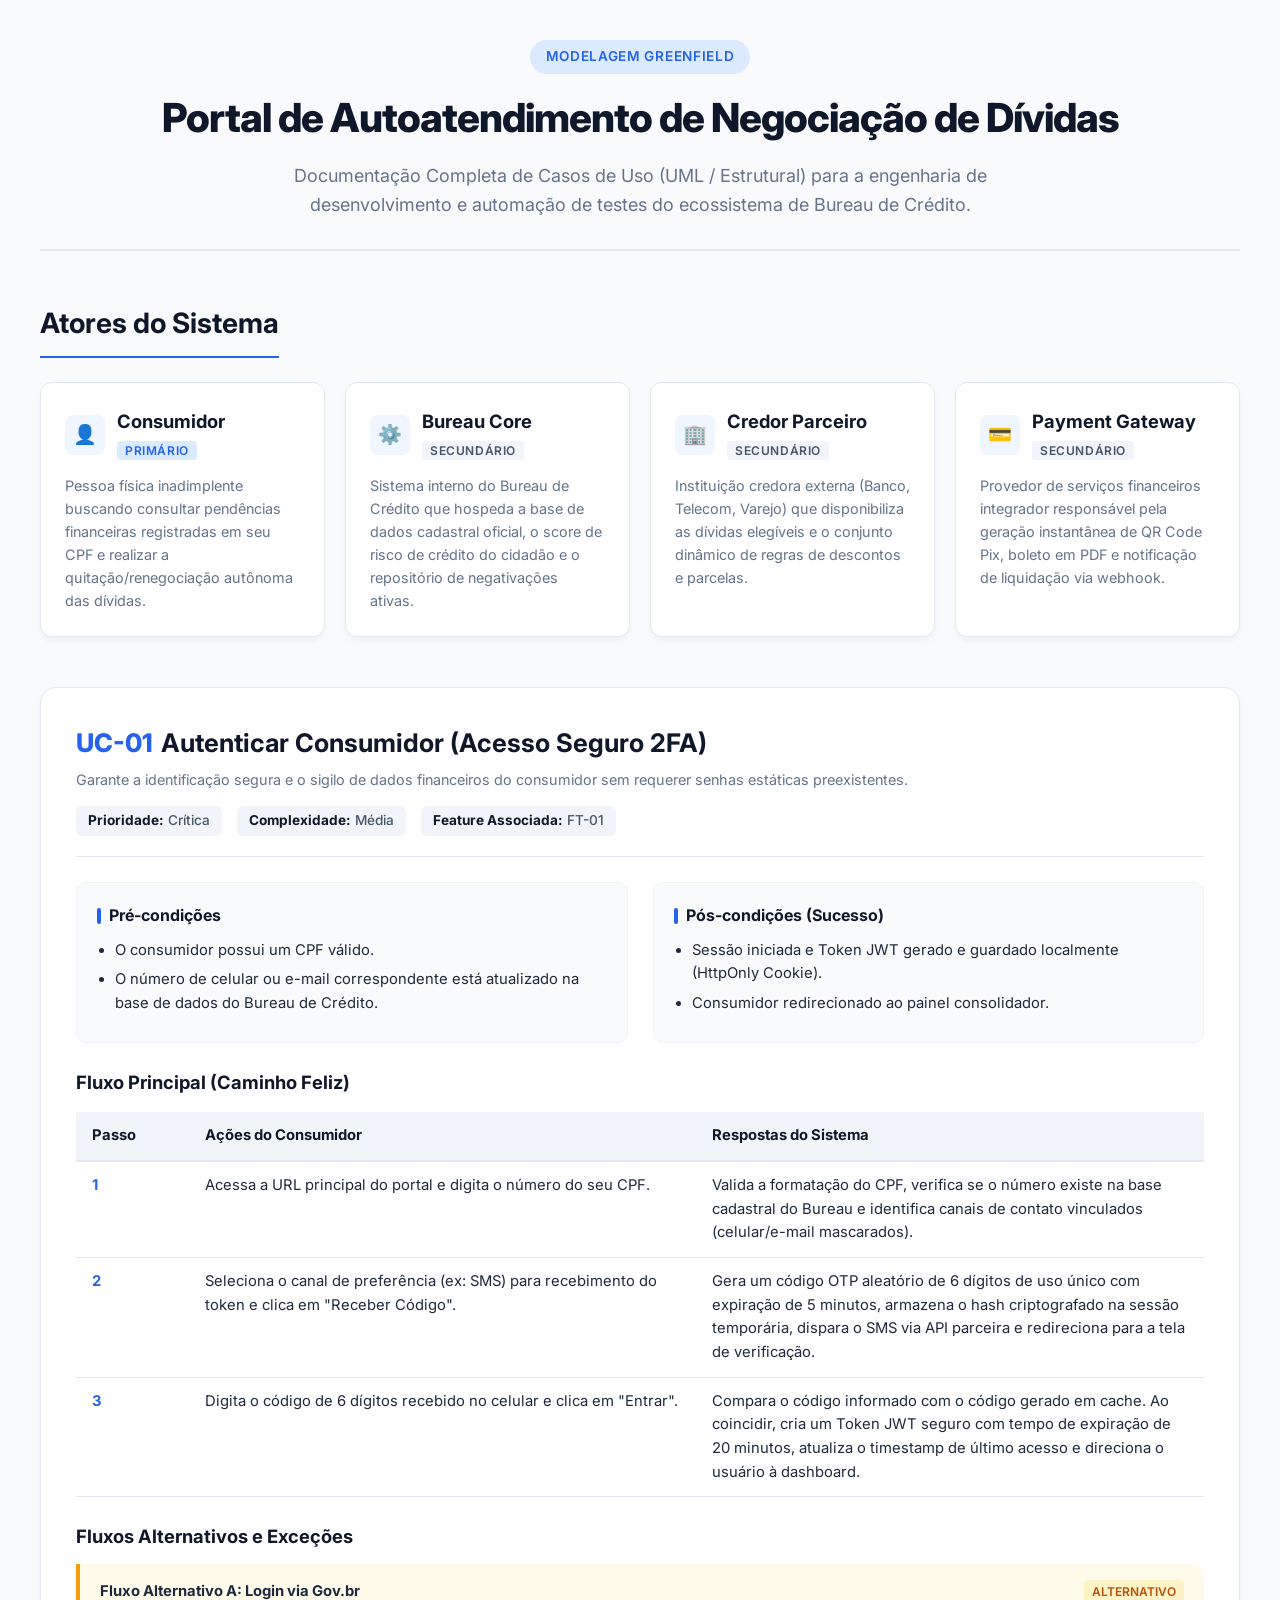
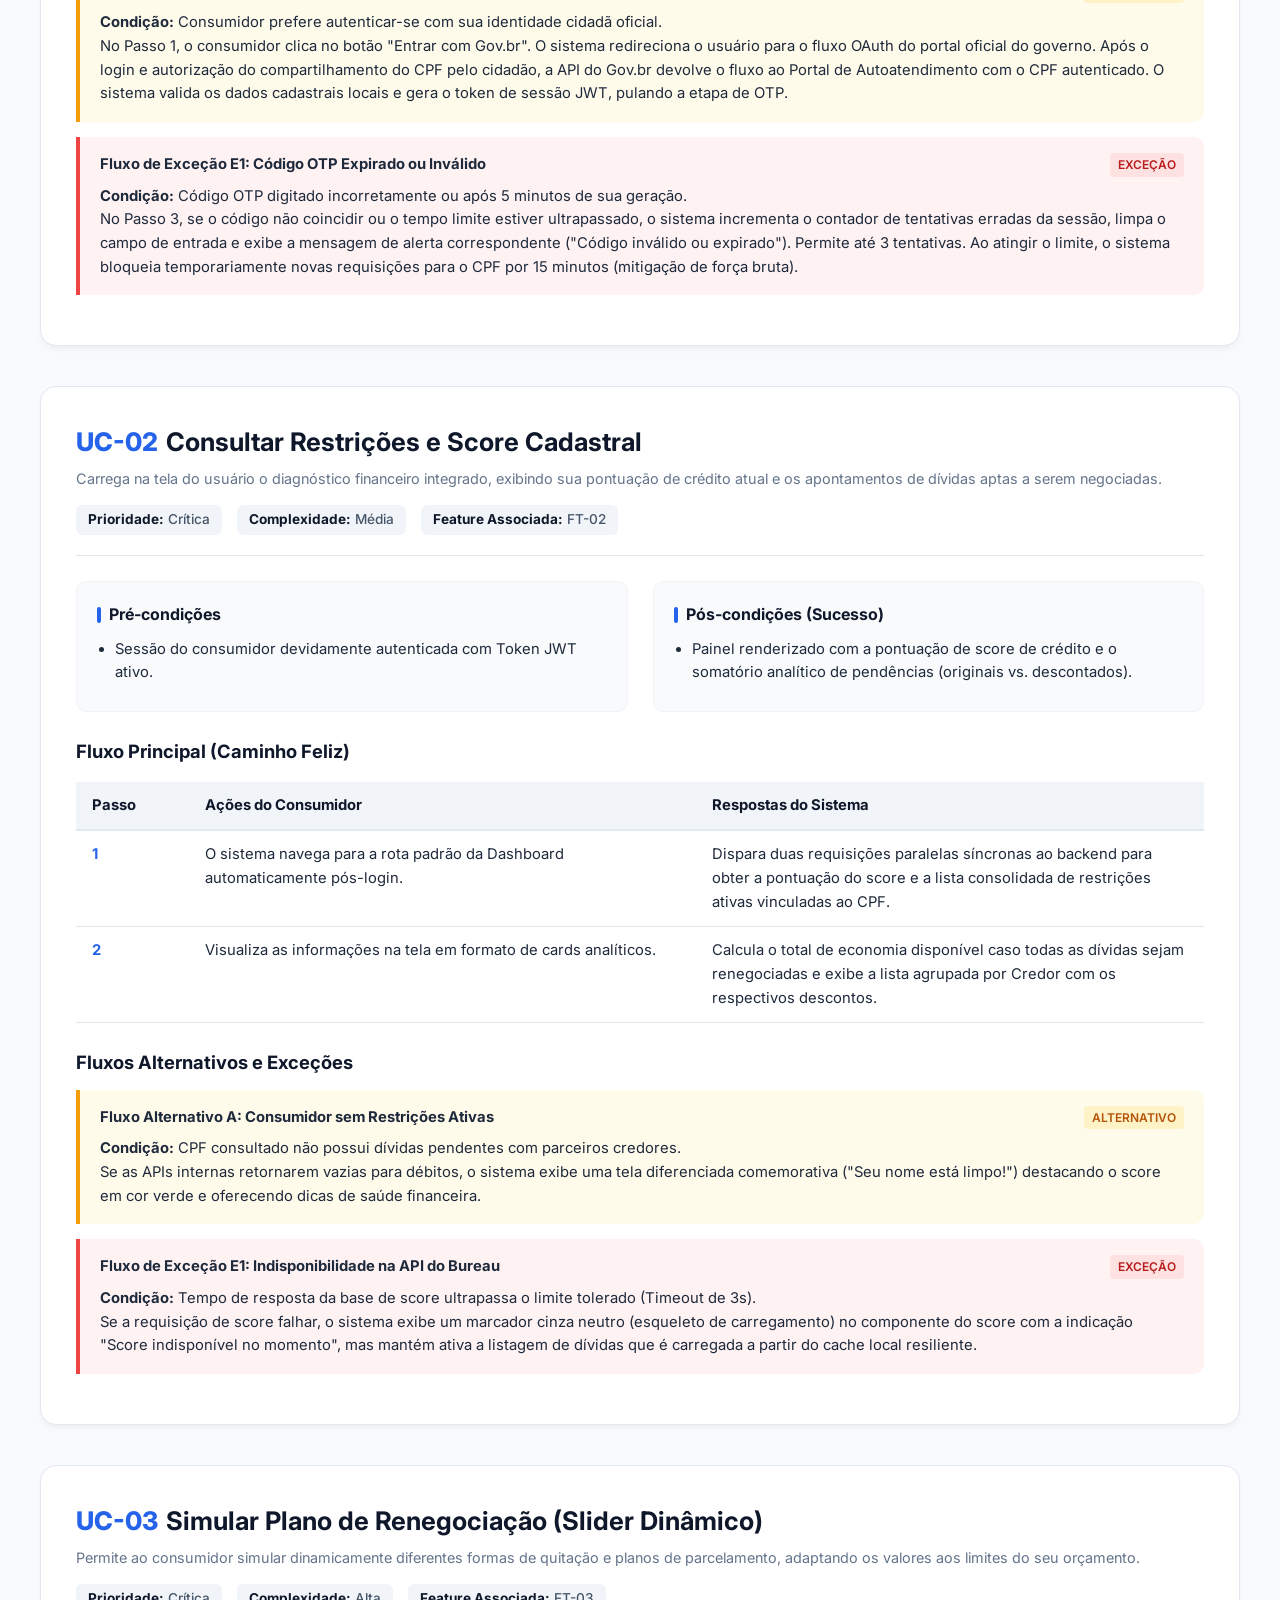
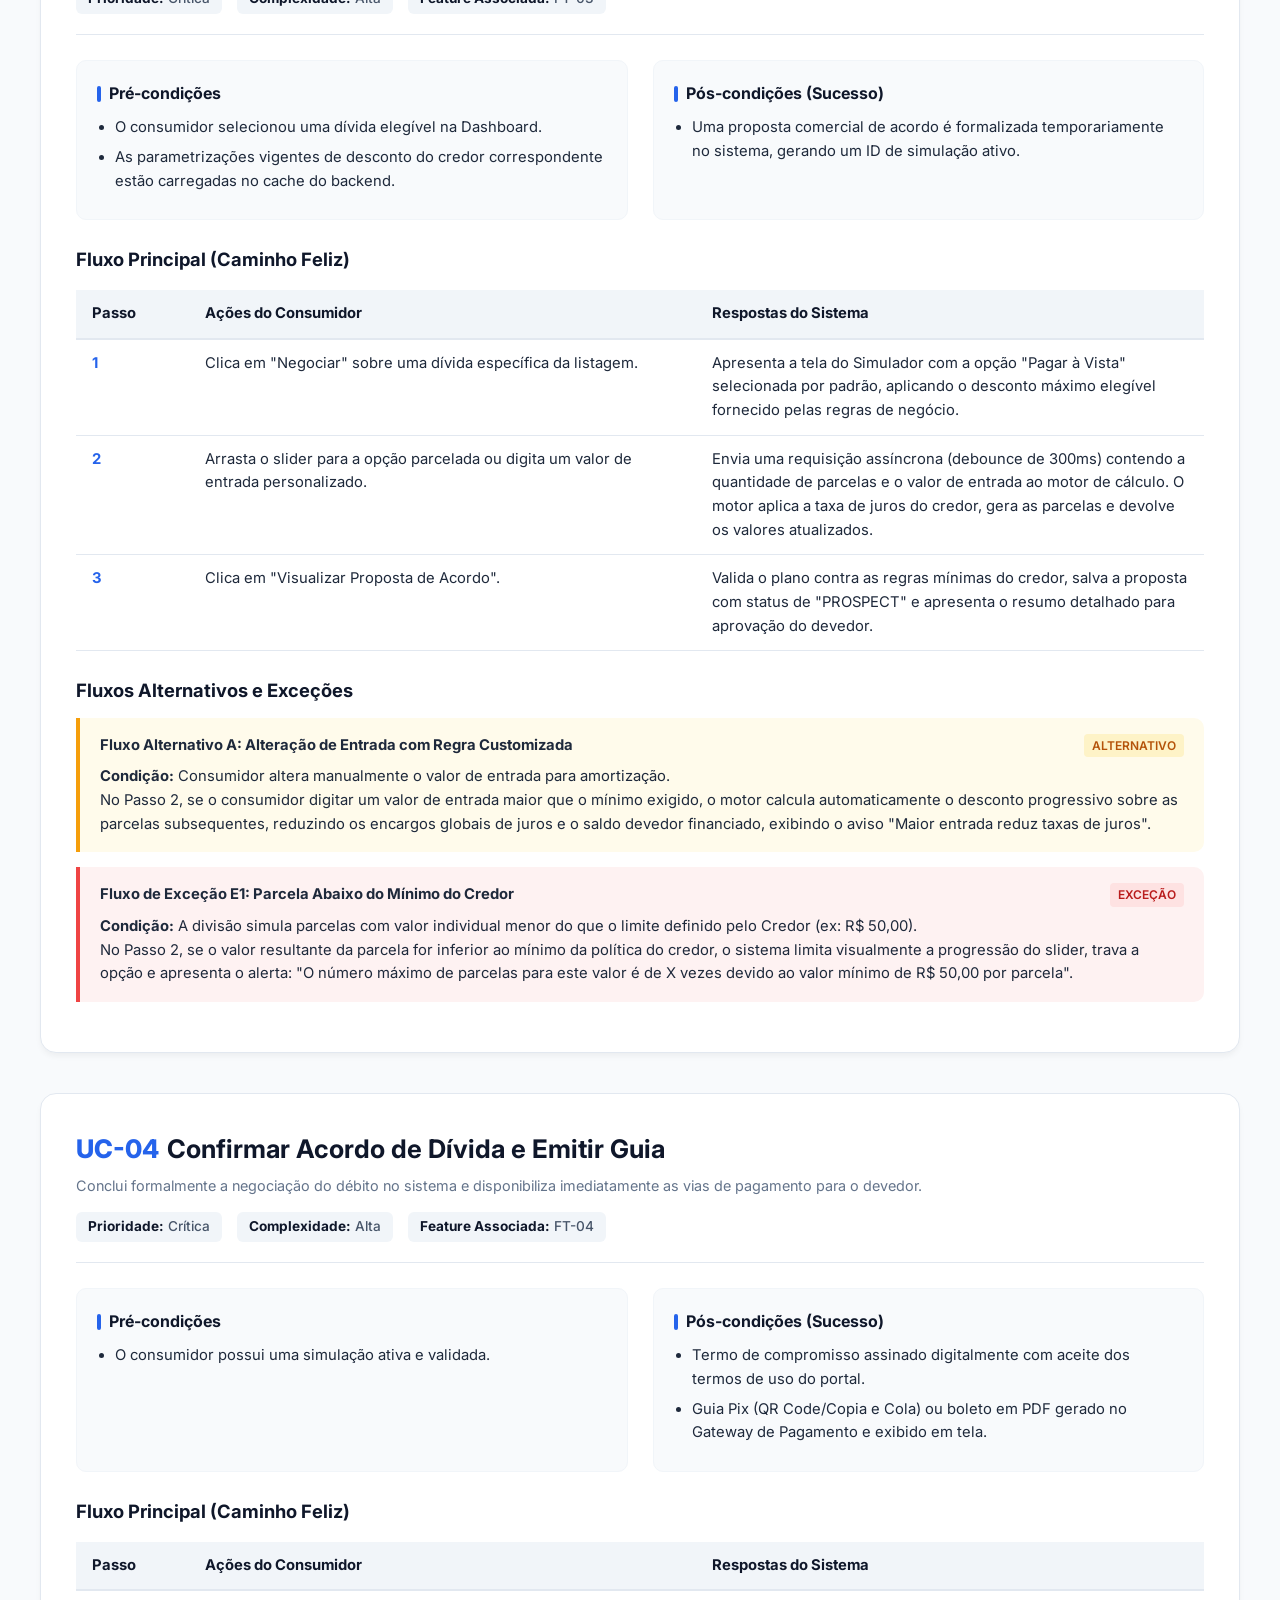
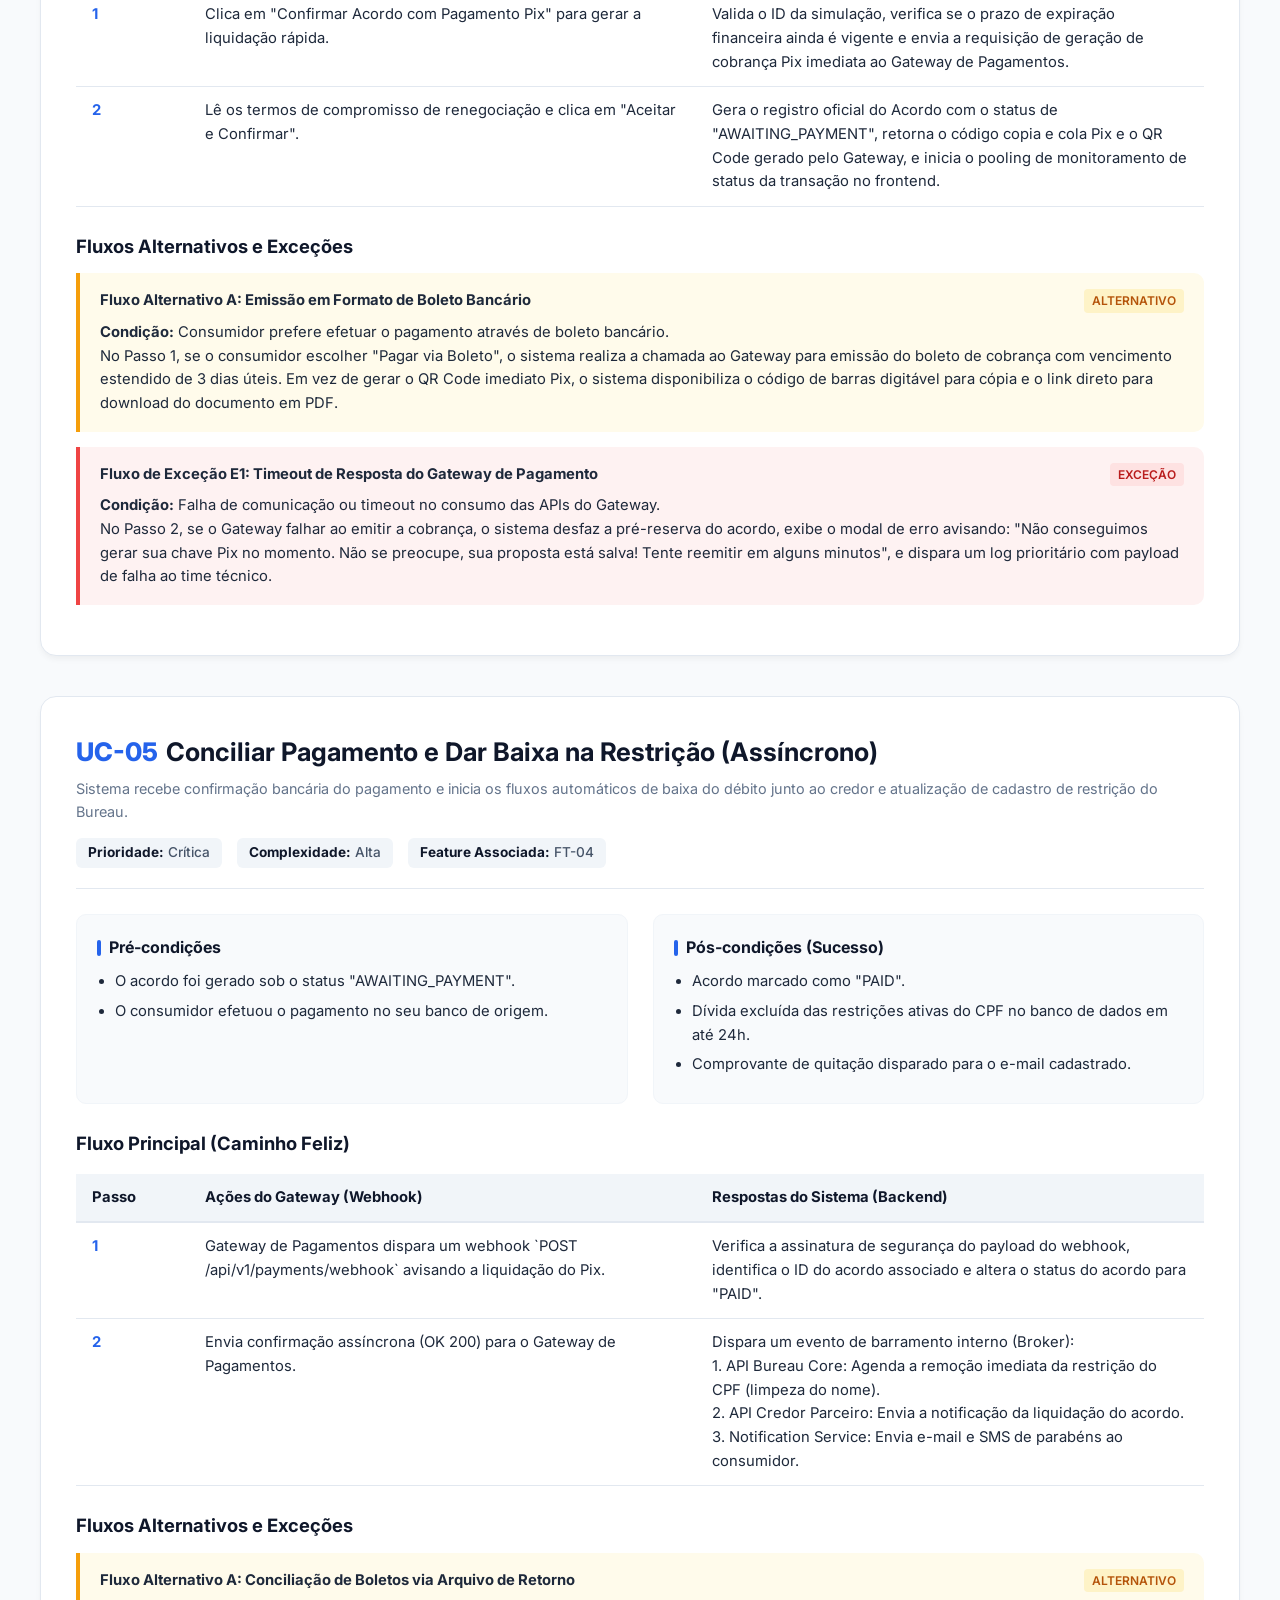
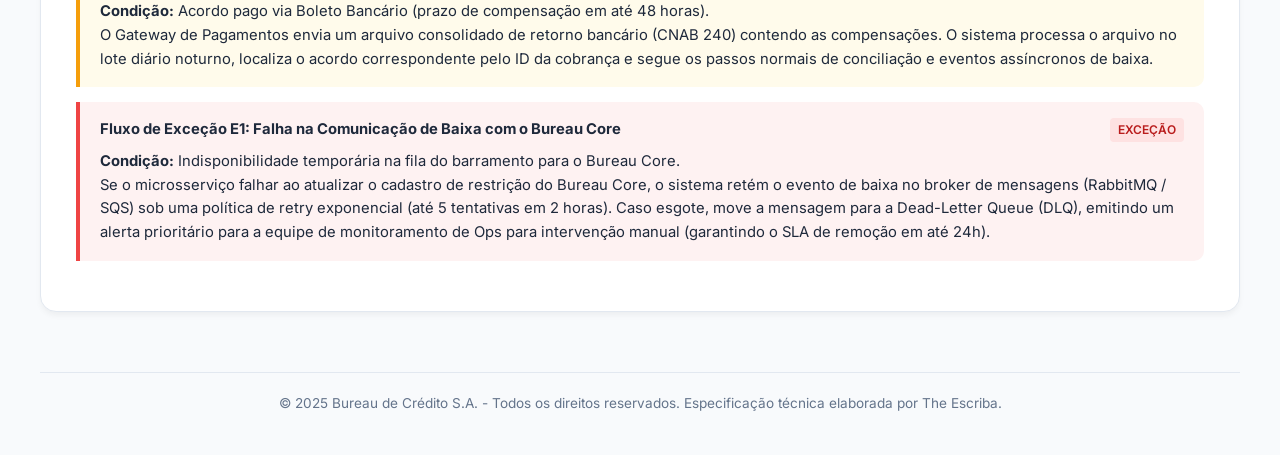
<file: portal_autoatendimento_casos_de_uso.html>
<!DOCTYPE html>
<html lang="pt-BR">
<head>
    <meta charset="UTF-8">
    <meta name="viewport" content="width=device-width, initial-scale=1.0">
    <title>Modelagem de Casos de Uso - Portal de Autoatendimento de Negociação de Dívidas</title>
    <link href="https://fonts.googleapis.com/css2?family=Inter:wght@300;400;500;600;700;800&display=swap" rel="stylesheet">
    <style>
        :root {
            --primary: #2563eb;
            --primary-hover: #1d4ed8;
            --secondary: #0f172a;
            --bg-canvas: #f8fafc;
            --bg-card: #ffffff;
            --text-main: #1e293b;
            --text-muted: #64748b;
            --border: #e2e8f0;
            --success: #10b981;
            --success-light: #ecfdf5;
            --warning: #f59e0b;
            --warning-light: #fffbeb;
            --danger: #ef4444;
            --danger-light: #fef2f2;
        }

        * {
            box-sizing: border-box;
            margin: 0;
            padding: 0;
        }

        body {
            font-family: 'Inter', sans-serif;
            background-color: var(--bg-canvas);
            color: var(--text-main);
            line-height: 1.6;
            padding: 40px 20px;
        }

        .container {
            max-width: 1200px;
            margin: 0 auto;
        }

        header {
            text-align: center;
            margin-bottom: 50px;
            padding-bottom: 30px;
            border-bottom: 2px solid var(--border);
        }

        .badge {
            display: inline-block;
            background-color: #dbeafe;
            color: var(--primary);
            font-size: 0.85rem;
            font-weight: 600;
            padding: 6px 16px;
            border-radius: 9999px;
            margin-bottom: 12px;
            text-transform: uppercase;
            letter-spacing: 0.05em;
        }

        h1 {
            font-size: 2.5rem;
            font-weight: 800;
            color: var(--secondary);
            letter-spacing: -0.025em;
            margin-bottom: 12px;
        }

        .subtitle {
            font-size: 1.125rem;
            color: var(--text-muted);
            max-width: 800px;
            margin: 0 auto;
        }

        /* Seção de Atores */
        .section-title {
            font-size: 1.75rem;
            font-weight: 700;
            color: var(--secondary);
            margin-bottom: 24px;
            padding-bottom: 10px;
            border-bottom: 2px solid var(--primary);
            display: inline-block;
        }

        .actors-grid {
            display: grid;
            grid-template-columns: repeat(auto-fit, minmax(260px, 1fr));
            gap: 20px;
            margin-bottom: 50px;
        }

        .actor-card {
            background: var(--bg-card);
            border: 1px solid var(--border);
            border-radius: 12px;
            padding: 24px;
            box-shadow: 0 4px 6px -1px rgba(0, 0, 0, 0.05);
            transition: transform 0.2s, box-shadow 0.2s;
        }

        .actor-card:hover {
            transform: translateY(-2px);
            box-shadow: 0 10px 15px -3px rgba(0, 0, 0, 0.1);
        }

        .actor-header {
            display: flex;
            align-items: center;
            margin-bottom: 12px;
            gap: 12px;
        }

        .actor-icon {
            width: 40px;
            height: 40px;
            border-radius: 8px;
            background: #eff6ff;
            display: flex;
            align-items: center;
            justify-content: center;
            color: var(--primary);
            font-weight: bold;
            font-size: 1.2rem;
        }

        .actor-type {
            font-size: 0.75rem;
            font-weight: 600;
            text-transform: uppercase;
            letter-spacing: 0.05em;
            padding: 2px 8px;
            border-radius: 4px;
        }

        .actor-type.primary {
            background-color: #dbeafe;
            color: var(--primary);
        }

        .actor-type.secondary {
            background-color: #f1f5f9;
            color: #475569;
        }

        .actor-name {
            font-size: 1.15rem;
            font-weight: 700;
            color: var(--secondary);
        }

        .actor-desc {
            font-size: 0.9rem;
            color: var(--text-muted);
        }

        /* Casos de Uso */
        .uc-container {
            background: var(--bg-card);
            border: 1px solid var(--border);
            border-radius: 16px;
            padding: 35px;
            margin-bottom: 40px;
            box-shadow: 0 4px 6px -1px rgba(0, 0, 0, 0.05);
        }

        .uc-header {
            display: flex;
            justify-content: space-between;
            align-items: flex-start;
            flex-wrap: wrap;
            gap: 15px;
            margin-bottom: 25px;
            border-bottom: 1px solid var(--border);
            padding-bottom: 20px;
        }

        .uc-title-area h2 {
            font-size: 1.6rem;
            font-weight: 700;
            color: var(--secondary);
            margin-bottom: 4px;
        }

        .uc-id {
            color: var(--primary);
            font-weight: 800;
            margin-right: 8px;
        }

        .uc-metadata {
            display: flex;
            gap: 15px;
            flex-wrap: wrap;
        }

        .meta-item {
            font-size: 0.85rem;
            background: #f1f5f9;
            padding: 4px 12px;
            border-radius: 6px;
            color: #475569;
            font-weight: 500;
        }

        .meta-label {
            font-weight: 700;
            color: var(--secondary);
        }

        .uc-grid {
            display: grid;
            grid-template-columns: 1fr 1fr;
            gap: 25px;
            margin-bottom: 25px;
        }

        @media (max-width: 768px) {
            .uc-grid {
                grid-template-columns: 1fr;
            }
        }

        .uc-block {
            background: #f8fafc;
            border-radius: 10px;
            padding: 20px;
            border: 1px solid #f1f5f9;
        }

        .uc-block-title {
            font-size: 1rem;
            font-weight: 700;
            color: var(--secondary);
            margin-bottom: 10px;
            display: flex;
            align-items: center;
            gap: 8px;
        }

        .uc-block-title::before {
            content: '';
            display: inline-block;
            width: 4px;
            height: 16px;
            background-color: var(--primary);
            border-radius: 2px;
        }

        .uc-list {
            padding-left: 18px;
            font-size: 0.925rem;
            color: var(--text-main);
        }

        .uc-list li {
            margin-bottom: 6px;
        }

        /* Tabelas de Fluxos */
        .flow-table {
            width: 100%;
            border-collapse: collapse;
            margin-top: 15px;
            font-size: 0.925rem;
        }

        .flow-table th {
            background-color: #f1f5f9;
            color: var(--secondary);
            font-weight: 700;
            text-align: left;
            padding: 12px 16px;
            border-bottom: 2px solid var(--border);
        }

        .flow-table td {
            padding: 12px 16px;
            border-bottom: 1px solid var(--border);
            vertical-align: top;
        }

        .flow-table tr:hover {
            background-color: #f8fafc;
        }

        .step-num {
            font-weight: 700;
            color: var(--primary);
            width: 50px;
        }

        .actor-action {
            width: 45%;
        }

        .system-response {
            width: 45%;
        }

        /* Alternativos e Exceções */
        .flow-section-title {
            font-size: 1.15rem;
            font-weight: 700;
            color: var(--secondary);
            margin: 25px 0 12px 0;
            display: flex;
            align-items: center;
            gap: 8px;
        }

        .flow-card {
            border-left: 4px solid var(--primary);
            background: #f8fafc;
            padding: 16px 20px;
            border-radius: 0 10px 10px 0;
            margin-bottom: 15px;
            font-size: 0.925rem;
        }

        .flow-card.alternative {
            border-left-color: var(--warning);
            background: var(--warning-light);
        }

        .flow-card.exception {
            border-left-color: var(--danger);
            background: var(--danger-light);
        }

        .flow-card-title {
            font-weight: 700;
            margin-bottom: 8px;
            display: flex;
            justify-content: space-between;
        }

        .flow-card-title .tag {
            font-size: 0.75rem;
            text-transform: uppercase;
            padding: 2px 8px;
            border-radius: 4px;
            font-weight: 600;
        }

        .tag.alt {
            background-color: #fef3c7;
            color: #b45309;
        }

        .tag.exc {
            background-color: #fee2e2;
            color: #b91c1c;
        }

        footer {
            text-align: center;
            margin-top: 60px;
            color: var(--text-muted);
            font-size: 0.85rem;
            border-top: 1px solid var(--border);
            padding-top: 20px;
        }
    </style>
</head>
<body>

<div class="container">
    <header>
        <span class="badge">Modelagem Greenfield</span>
        <h1>Portal de Autoatendimento de Negociação de Dívidas</h1>
        <p class="subtitle">Documentação Completa de Casos de Uso (UML / Estrutural) para a engenharia de desenvolvimento e automação de testes do ecossistema de Bureau de Crédito.</p>
    </header>

    <!-- ATORES DO SISTEMA -->
    <section>
        <h2 class="section-title">Atores do Sistema</h2>
        <div class="actors-grid">
            <!-- Consumidor Inadimplente -->
            <div class="actor-card">
                <div class="actor-header">
                    <div class="actor-icon">👤</div>
                    <div>
                        <div class="actor-name">Consumidor</div>
                        <span class="actor-type primary">Primário</span>
                    </div>
                </div>
                <p class="actor-desc">Pessoa física inadimplente buscando consultar pendências financeiras registradas em seu CPF e realizar a quitação/renegociação autônoma das dívidas.</p>
            </div>

            <!-- Bureau de Crédito -->
            <div class="actor-card">
                <div class="actor-header">
                    <div class="actor-icon">⚙️</div>
                    <div>
                        <div class="actor-name">Bureau Core</div>
                        <span class="actor-type secondary">Secundário</span>
                    </div>
                </div>
                <p class="actor-desc">Sistema interno do Bureau de Crédito que hospeda a base de dados cadastral oficial, o score de risco de crédito do cidadão e o repositório de negativações ativas.</p>
            </div>

            <!-- Credor Parceiro -->
            <div class="actor-card">
                <div class="actor-header">
                    <div class="actor-icon">🏢</div>
                    <div>
                        <div class="actor-name">Credor Parceiro</div>
                        <span class="actor-type secondary">Secundário</span>
                    </div>
                </div>
                <p class="actor-desc">Instituição credora externa (Banco, Telecom, Varejo) que disponibiliza as dívidas elegíveis e o conjunto dinâmico de regras de descontos e parcelas.</p>
            </div>

            <!-- Gateway de Pagamentos -->
            <div class="actor-card">
                <div class="actor-header">
                    <div class="actor-icon">💳</div>
                    <div>
                        <div class="actor-name">Payment Gateway</div>
                        <span class="actor-type secondary">Secundário</span>
                    </div>
                </div>
                <p class="actor-desc">Provedor de serviços financeiros integrador responsável pela geração instantânea de QR Code Pix, boleto em PDF e notificação de liquidação via webhook.</p>
            </div>
        </div>
    </section>

    <!-- CASO DE USO 1 -->
    <section class="uc-container" id="uc-01">
        <div class="uc-header">
            <div class="uc-title-area">
                <h2><span class="uc-id">UC-01</span>Autenticar Consumidor (Acesso Seguro 2FA)</h2>
                <p class="actor-desc">Garante a identificação segura e o sigilo de dados financeiros do consumidor sem requerer senhas estáticas preexistentes.</p>
            </div>
            <div class="uc-metadata">
                <span class="meta-item"><span class="meta-label">Prioridade:</span> Crítica</span>
                <span class="meta-item"><span class="meta-label">Complexidade:</span> Média</span>
                <span class="meta-item"><span class="meta-label">Feature Associada:</span> FT-01</span>
            </div>
        </div>

        <div class="uc-grid">
            <div class="uc-block">
                <div class="uc-block-title">Pré-condições</div>
                <ul class="uc-list">
                    <li>O consumidor possui um CPF válido.</li>
                    <li>O número de celular ou e-mail correspondente está atualizado na base de dados do Bureau de Crédito.</li>
                </ul>
            </div>
            <div class="uc-block">
                <div class="uc-block-title">Pós-condições (Sucesso)</div>
                <ul class="uc-list">
                    <li>Sessão iniciada e Token JWT gerado e guardado localmente (HttpOnly Cookie).</li>
                    <li>Consumidor redirecionado ao painel consolidador.</li>
                </ul>
            </div>
        </div>

        <div class="flow-section-title">Fluxo Principal (Caminho Feliz)</div>
        <table class="flow-table">
            <thead>
                <tr>
                    <th class="step-num">Passo</th>
                    <th class="actor-action">Ações do Consumidor</th>
                    <th class="system-response">Respostas do Sistema</th>
                </tr>
            </thead>
            <tbody>
                <tr>
                    <td class="step-num">1</td>
                    <td>Acessa a URL principal do portal e digita o número do seu CPF.</td>
                    <td>Valida a formatação do CPF, verifica se o número existe na base cadastral do Bureau e identifica canais de contato vinculados (celular/e-mail mascarados).</td>
                </tr>
                <tr>
                    <td class="step-num">2</td>
                    <td>Seleciona o canal de preferência (ex: SMS) para recebimento do token e clica em "Receber Código".</td>
                    <td>Gera um código OTP aleatório de 6 dígitos de uso único com expiração de 5 minutos, armazena o hash criptografado na sessão temporária, dispara o SMS via API parceira e redireciona para a tela de verificação.</td>
                </tr>
                <tr>
                    <td class="step-num">3</td>
                    <td>Digita o código de 6 dígitos recebido no celular e clica em "Entrar".</td>
                    <td>Compara o código informado com o código gerado em cache. Ao coincidir, cria um Token JWT seguro com tempo de expiração de 20 minutos, atualiza o timestamp de último acesso e direciona o usuário à dashboard.</td>
                </tr>
            </tbody>
        </table>

        <div class="flow-section-title">Fluxos Alternativos e Exceções</div>
        
        <div class="flow-card alternative">
            <div class="flow-card-title">
                <span>Fluxo Alternativo A: Login via Gov.br</span>
                <span class="tag alt">Alternativo</span>
            </div>
            <p><strong>Condição:</strong> Consumidor prefere autenticar-se com sua identidade cidadã oficial.</p>
            <p>No Passo 1, o consumidor clica no botão "Entrar com Gov.br". O sistema redireciona o usuário para o fluxo OAuth do portal oficial do governo. Após o login e autorização do compartilhamento do CPF pelo cidadão, a API do Gov.br devolve o fluxo ao Portal de Autoatendimento com o CPF autenticado. O sistema valida os dados cadastrais locais e gera o token de sessão JWT, pulando a etapa de OTP.</p>
        </div>

        <div class="flow-card exception">
            <div class="flow-card-title">
                <span>Fluxo de Exceção E1: Código OTP Expirado ou Inválido</span>
                <span class="tag exc">Exceção</span>
            </div>
            <p><strong>Condição:</strong> Código OTP digitado incorretamente ou após 5 minutos de sua geração.</p>
            <p>No Passo 3, se o código não coincidir ou o tempo limite estiver ultrapassado, o sistema incrementa o contador de tentativas erradas da sessão, limpa o campo de entrada e exibe a mensagem de alerta correspondente ("Código inválido ou expirado"). Permite até 3 tentativas. Ao atingir o limite, o sistema bloqueia temporariamente novas requisições para o CPF por 15 minutos (mitigação de força bruta).</p>
        </div>
    </section>

    <!-- CASO DE USO 2 -->
    <section class="uc-container" id="uc-02">
        <div class="uc-header">
            <div class="uc-title-area">
                <h2><span class="uc-id">UC-02</span>Consultar Restrições e Score Cadastral</h2>
                <p class="actor-desc">Carrega na tela do usuário o diagnóstico financeiro integrado, exibindo sua pontuação de crédito atual e os apontamentos de dívidas aptas a serem negociadas.</p>
            </div>
            <div class="uc-metadata">
                <span class="meta-item"><span class="meta-label">Prioridade:</span> Crítica</span>
                <span class="meta-item"><span class="meta-label">Complexidade:</span> Média</span>
                <span class="meta-item"><span class="meta-label">Feature Associada:</span> FT-02</span>
            </div>
        </div>

        <div class="uc-grid">
            <div class="uc-block">
                <div class="uc-block-title">Pré-condições</div>
                <ul class="uc-list">
                    <li>Sessão do consumidor devidamente autenticada com Token JWT ativo.</li>
                </ul>
            </div>
            <div class="uc-block">
                <div class="uc-block-title">Pós-condições (Sucesso)</div>
                <ul class="uc-list">
                    <li>Painel renderizado com a pontuação de score de crédito e o somatório analítico de pendências (originais vs. descontados).</li>
                </ul>
            </div>
        </div>

        <div class="flow-section-title">Fluxo Principal (Caminho Feliz)</div>
        <table class="flow-table">
            <thead>
                <tr>
                    <th class="step-num">Passo</th>
                    <th class="actor-action">Ações do Consumidor</th>
                    <th class="system-response">Respostas do Sistema</th>
                </tr>
            </thead>
            <tbody>
                <tr>
                    <td class="step-num">1</td>
                    <td>O sistema navega para a rota padrão da Dashboard automaticamente pós-login.</td>
                    <td>Dispara duas requisições paralelas síncronas ao backend para obter a pontuação do score e a lista consolidada de restrições ativas vinculadas ao CPF.</td>
                </tr>
                <tr>
                    <td class="step-num">2</td>
                    <td>Visualiza as informações na tela em formato de cards analíticos.</td>
                    <td>Calcula o total de economia disponível caso todas as dívidas sejam renegociadas e exibe a lista agrupada por Credor com os respectivos descontos.</td>
                </tr>
            </tbody>
        </table>

        <div class="flow-section-title">Fluxos Alternativos e Exceções</div>

        <div class="flow-card alternative">
            <div class="flow-card-title">
                <span>Fluxo Alternativo A: Consumidor sem Restrições Ativas</span>
                <span class="tag alt">Alternativo</span>
            </div>
            <p><strong>Condição:</strong> CPF consultado não possui dívidas pendentes com parceiros credores.</p>
            <p>Se as APIs internas retornarem vazias para débitos, o sistema exibe uma tela diferenciada comemorativa ("Seu nome está limpo!") destacando o score em cor verde e oferecendo dicas de saúde financeira.</p>
        </div>

        <div class="flow-card exception">
            <div class="flow-card-title">
                <span>Fluxo de Exceção E1: Indisponibilidade na API do Bureau</span>
                <span class="tag exc">Exceção</span>
            </div>
            <p><strong>Condição:</strong> Tempo de resposta da base de score ultrapassa o limite tolerado (Timeout de 3s).</p>
            <p>Se a requisição de score falhar, o sistema exibe um marcador cinza neutro (esqueleto de carregamento) no componente do score com a indicação "Score indisponível no momento", mas mantém ativa a listagem de dívidas que é carregada a partir do cache local resiliente.</p>
        </div>
    </section>

    <!-- CASO DE USO 3 -->
    <section class="uc-container" id="uc-03">
        <div class="uc-header">
            <div class="uc-title-area">
                <h2><span class="uc-id">UC-03</span>Simular Plano de Renegociação (Slider Dinâmico)</h2>
                <p class="actor-desc">Permite ao consumidor simular dinamicamente diferentes formas de quitação e planos de parcelamento, adaptando os valores aos limites do seu orçamento.</p>
            </div>
            <div class="uc-metadata">
                <span class="meta-item"><span class="meta-label">Prioridade:</span> Crítica</span>
                <span class="meta-item"><span class="meta-label">Complexidade:</span> Alta</span>
                <span class="meta-item"><span class="meta-label">Feature Associada:</span> FT-03</span>
            </div>
        </div>

        <div class="uc-grid">
            <div class="uc-block">
                <div class="uc-block-title">Pré-condições</div>
                <ul class="uc-list">
                    <li>O consumidor selecionou uma dívida elegível na Dashboard.</li>
                    <li>As parametrizações vigentes de desconto do credor correspondente estão carregadas no cache do backend.</li>
                </ul>
            </div>
            <div class="uc-block">
                <div class="uc-block-title">Pós-condições (Sucesso)</div>
                <ul class="uc-list">
                    <li>Uma proposta comercial de acordo é formalizada temporariamente no sistema, gerando um ID de simulação ativo.</li>
                </ul>
            </div>
        </div>

        <div class="flow-section-title">Fluxo Principal (Caminho Feliz)</div>
        <table class="flow-table">
            <thead>
                <tr>
                    <th class="step-num">Passo</th>
                    <th class="actor-action">Ações do Consumidor</th>
                    <th class="system-response">Respostas do Sistema</th>
                </tr>
            </thead>
            <tbody>
                <tr>
                    <td class="step-num">1</td>
                    <td>Clica em "Negociar" sobre uma dívida específica da listagem.</td>
                    <td>Apresenta a tela do Simulador com a opção "Pagar à Vista" selecionada por padrão, aplicando o desconto máximo elegível fornecido pelas regras de negócio.</td>
                </tr>
                <tr>
                    <td class="step-num">2</td>
                    <td>Arrasta o slider para a opção parcelada ou digita um valor de entrada personalizado.</td>
                    <td>Envia uma requisição assíncrona (debounce de 300ms) contendo a quantidade de parcelas e o valor de entrada ao motor de cálculo. O motor aplica a taxa de juros do credor, gera as parcelas e devolve os valores atualizados.</td>
                </tr>
                <tr>
                    <td class="step-num">3</td>
                    <td>Clica em "Visualizar Proposta de Acordo".</td>
                    <td>Valida o plano contra as regras mínimas do credor, salva a proposta com status de "PROSPECT" e apresenta o resumo detalhado para aprovação do devedor.</td>
                </tr>
            </tbody>
        </table>

        <div class="flow-section-title">Fluxos Alternativos e Exceções</div>

        <div class="flow-card alternative">
            <div class="flow-card-title">
                <span>Fluxo Alternativo A: Alteração de Entrada com Regra Customizada</span>
                <span class="tag alt">Alternativo</span>
            </div>
            <p><strong>Condição:</strong> Consumidor altera manualmente o valor de entrada para amortização.</p>
            <p>No Passo 2, se o consumidor digitar um valor de entrada maior que o mínimo exigido, o motor calcula automaticamente o desconto progressivo sobre as parcelas subsequentes, reduzindo os encargos globais de juros e o saldo devedor financiado, exibindo o aviso "Maior entrada reduz taxas de juros".</p>
        </div>

        <div class="flow-card exception">
            <div class="flow-card-title">
                <span>Fluxo de Exceção E1: Parcela Abaixo do Mínimo do Credor</span>
                <span class="tag exc">Exceção</span>
            </div>
            <p><strong>Condição:</strong> A divisão simula parcelas com valor individual menor do que o limite definido pelo Credor (ex: R$ 50,00).</p>
            <p>No Passo 2, se o valor resultante da parcela for inferior ao mínimo da política do credor, o sistema limita visualmente a progressão do slider, trava a opção e apresenta o alerta: "O número máximo de parcelas para este valor é de X vezes devido ao valor mínimo de R$ 50,00 por parcela".</p>
        </div>
    </section>

    <!-- CASO DE USO 4 -->
    <section class="uc-container" id="uc-04">
        <div class="uc-header">
            <div class="uc-title-area">
                <h2><span class="uc-id">UC-04</span>Confirmar Acordo de Dívida e Emitir Guia</h2>
                <p class="actor-desc">Conclui formalmente a negociação do débito no sistema e disponibiliza imediatamente as vias de pagamento para o devedor.</p>
            </div>
            <div class="uc-metadata">
                <span class="meta-item"><span class="meta-label">Prioridade:</span> Crítica</span>
                <span class="meta-item"><span class="meta-label">Complexidade:</span> Alta</span>
                <span class="meta-item"><span class="meta-label">Feature Associada:</span> FT-04</span>
            </div>
        </div>

        <div class="uc-grid">
            <div class="uc-block">
                <div class="uc-block-title">Pré-condições</div>
                <ul class="uc-list">
                    <li>O consumidor possui uma simulação ativa e validada.</li>
                </ul>
            </div>
            <div class="uc-block">
                <div class="uc-block-title">Pós-condições (Sucesso)</div>
                <ul class="uc-list">
                    <li>Termo de compromisso assinado digitalmente com aceite dos termos de uso do portal.</li>
                    <li>Guia Pix (QR Code/Copia e Cola) ou boleto em PDF gerado no Gateway de Pagamento e exibido em tela.</li>
                </ul>
            </div>
        </div>

        <div class="flow-section-title">Fluxo Principal (Caminho Feliz)</div>
        <table class="flow-table">
            <thead>
                <tr>
                    <th class="step-num">Passo</th>
                    <th class="actor-action">Ações do Consumidor</th>
                    <th class="system-response">Respostas do Sistema</th>
                </tr>
            </thead>
            <tbody>
                <tr>
                    <td class="step-num">1</td>
                    <td>Clica em "Confirmar Acordo com Pagamento Pix" para gerar a liquidação rápida.</td>
                    <td>Valida o ID da simulação, verifica se o prazo de expiração financeira ainda é vigente e envia a requisição de geração de cobrança Pix imediata ao Gateway de Pagamentos.</td>
                </tr>
                <tr>
                    <td class="step-num">2</td>
                    <td>Lê os termos de compromisso de renegociação e clica em "Aceitar e Confirmar".</td>
                    <td>Gera o registro oficial do Acordo com o status de "AWAITING_PAYMENT", retorna o código copia e cola Pix e o QR Code gerado pelo Gateway, e inicia o pooling de monitoramento de status da transação no frontend.</td>
                </tr>
            </tbody>
        </table>

        <div class="flow-section-title">Fluxos Alternativos e Exceções</div>

        <div class="flow-card alternative">
            <div class="flow-card-title">
                <span>Fluxo Alternativo A: Emissão em Formato de Boleto Bancário</span>
                <span class="tag alt">Alternativo</span>
            </div>
            <p><strong>Condição:</strong> Consumidor prefere efetuar o pagamento através de boleto bancário.</p>
            <p>No Passo 1, se o consumidor escolher "Pagar via Boleto", o sistema realiza a chamada ao Gateway para emissão do boleto de cobrança com vencimento estendido de 3 dias úteis. Em vez de gerar o QR Code imediato Pix, o sistema disponibiliza o código de barras digitável para cópia e o link direto para download do documento em PDF.</p>
        </div>

        <div class="flow-card exception">
            <div class="flow-card-title">
                <span>Fluxo de Exceção E1: Timeout de Resposta do Gateway de Pagamento</span>
                <span class="tag exc">Exceção</span>
            </div>
            <p><strong>Condição:</strong> Falha de comunicação ou timeout no consumo das APIs do Gateway.</p>
            <p>No Passo 2, se o Gateway falhar ao emitir a cobrança, o sistema desfaz a pré-reserva do acordo, exibe o modal de erro avisando: "Não conseguimos gerar sua chave Pix no momento. Não se preocupe, sua proposta está salva! Tente reemitir em alguns minutos", e dispara um log prioritário com payload de falha ao time técnico.</p>
        </div>
    </section>

    <!-- CASO DE USO 5 -->
    <section class="uc-container" id="uc-05">
        <div class="uc-header">
            <div class="uc-title-area">
                <h2><span class="uc-id">UC-05</span>Conciliar Pagamento e Dar Baixa na Restrição (Assíncrono)</h2>
                <p class="actor-desc">Sistema recebe confirmação bancária do pagamento e inicia os fluxos automáticos de baixa do débito junto ao credor e atualização de cadastro de restrição do Bureau.</p>
            </div>
            <div class="uc-metadata">
                <span class="meta-item"><span class="meta-label">Prioridade:</span> Crítica</span>
                <span class="meta-item"><span class="meta-label">Complexidade:</span> Alta</span>
                <span class="meta-item"><span class="meta-label">Feature Associada:</span> FT-04</span>
            </div>
        </div>

        <div class="uc-grid">
            <div class="uc-block">
                <div class="uc-block-title">Pré-condições</div>
                <ul class="uc-list">
                    <li>O acordo foi gerado sob o status "AWAITING_PAYMENT".</li>
                    <li>O consumidor efetuou o pagamento no seu banco de origem.</li>
                </ul>
            </div>
            <div class="uc-block">
                <div class="uc-block-title">Pós-condições (Sucesso)</div>
                <ul class="uc-list">
                    <li>Acordo marcado como "PAID".</li>
                    <li>Dívida excluída das restrições ativas do CPF no banco de dados em até 24h.</li>
                    <li>Comprovante de quitação disparado para o e-mail cadastrado.</li>
                </ul>
            </div>
        </div>

        <div class="flow-section-title">Fluxo Principal (Caminho Feliz)</div>
        <table class="flow-table">
            <thead>
                <tr>
                    <th class="step-num">Passo</th>
                    <th class="actor-action">Ações do Gateway (Webhook)</th>
                    <th class="system-response">Respostas do Sistema (Backend)</th>
                </tr>
            </thead>
            <tbody>
                <tr>
                    <td class="step-num">1</td>
                    <td>Gateway de Pagamentos dispara um webhook `POST /api/v1/payments/webhook` avisando a liquidação do Pix.</td>
                    <td>Verifica a assinatura de segurança do payload do webhook, identifica o ID do acordo associado e altera o status do acordo para "PAID".</td>
                </tr>
                <tr>
                    <td class="step-num">2</td>
                    <td>Envia confirmação assíncrona (OK 200) para o Gateway de Pagamentos.</td>
                    <td>Dispara um evento de barramento interno (Broker): <br>1. API Bureau Core: Agenda a remoção imediata da restrição do CPF (limpeza do nome).<br>2. API Credor Parceiro: Envia a notificação da liquidação do acordo.<br>3. Notification Service: Envia e-mail e SMS de parabéns ao consumidor.</td>
                </tr>
            </tbody>
        </table>

        <div class="flow-section-title">Fluxos Alternativos e Exceções</div>

        <div class="flow-card alternative">
            <div class="flow-card-title">
                <span>Fluxo Alternativo A: Conciliação de Boletos via Arquivo de Retorno</span>
                <span class="tag alt">Alternativo</span>
            </div>
            <p><strong>Condição:</strong> Acordo pago via Boleto Bancário (prazo de compensação em até 48 horas).</p>
            <p>O Gateway de Pagamentos envia um arquivo consolidado de retorno bancário (CNAB 240) contendo as compensações. O sistema processa o arquivo no lote diário noturno, localiza o acordo correspondente pelo ID da cobrança e segue os passos normais de conciliação e eventos assíncronos de baixa.</p>
        </div>

        <div class="flow-card exception">
            <div class="flow-card-title">
                <span>Fluxo de Exceção E1: Falha na Comunicação de Baixa com o Bureau Core</span>
                <span class="tag exc">Exceção</span>
            </div>
            <p><strong>Condição:</strong> Indisponibilidade temporária na fila do barramento para o Bureau Core.</p>
            <p>Se o microsserviço falhar ao atualizar o cadastro de restrição do Bureau Core, o sistema retém o evento de baixa no broker de mensagens (RabbitMQ / SQS) sob uma política de retry exponencial (até 5 tentativas em 2 horas). Caso esgote, move a mensagem para a Dead-Letter Queue (DLQ), emitindo um alerta prioritário para a equipe de monitoramento de Ops para intervenção manual (garantindo o SLA de remoção em até 24h).</p>
        </div>
    </section>

    <footer>
        <p>© 2025 Bureau de Crédito S.A. - Todos os direitos reservados. Especificação técnica elaborada por The Escriba.</p>
    </footer>
</div>

</body>
</html>
</file>
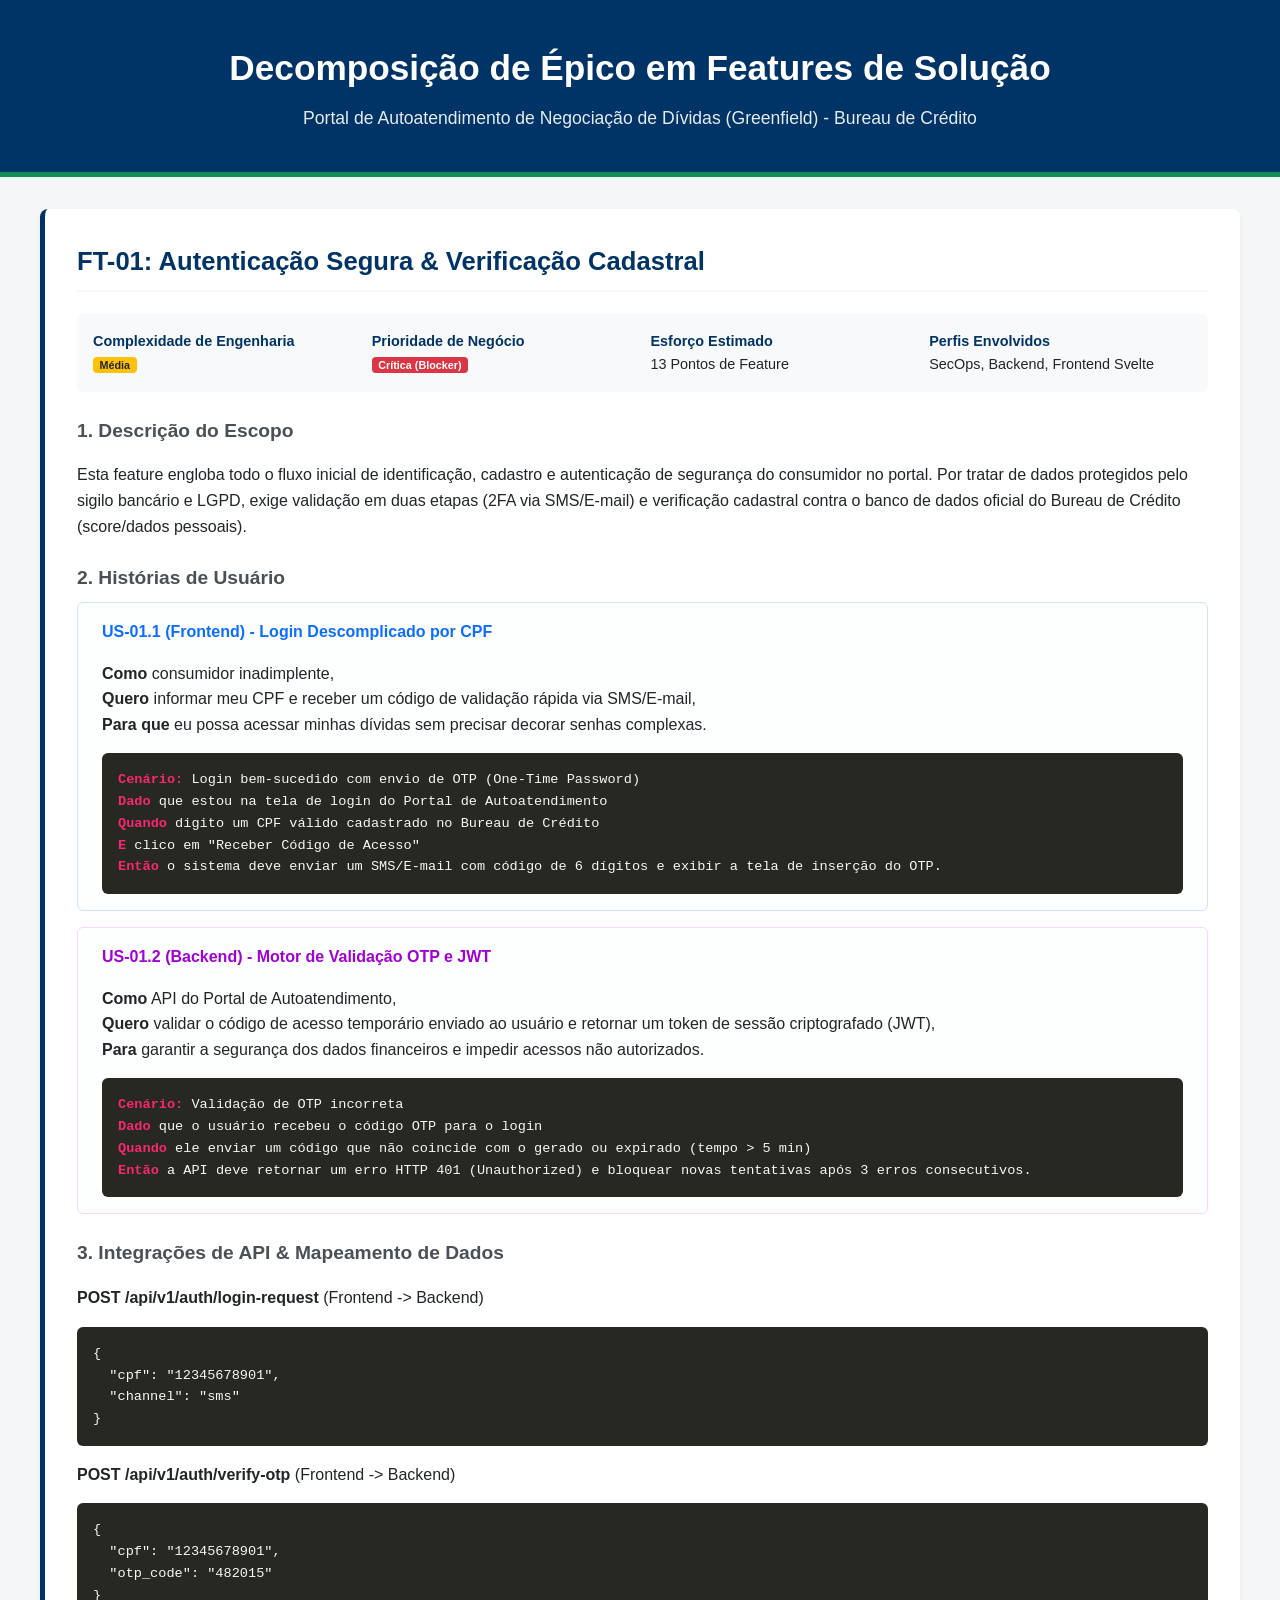
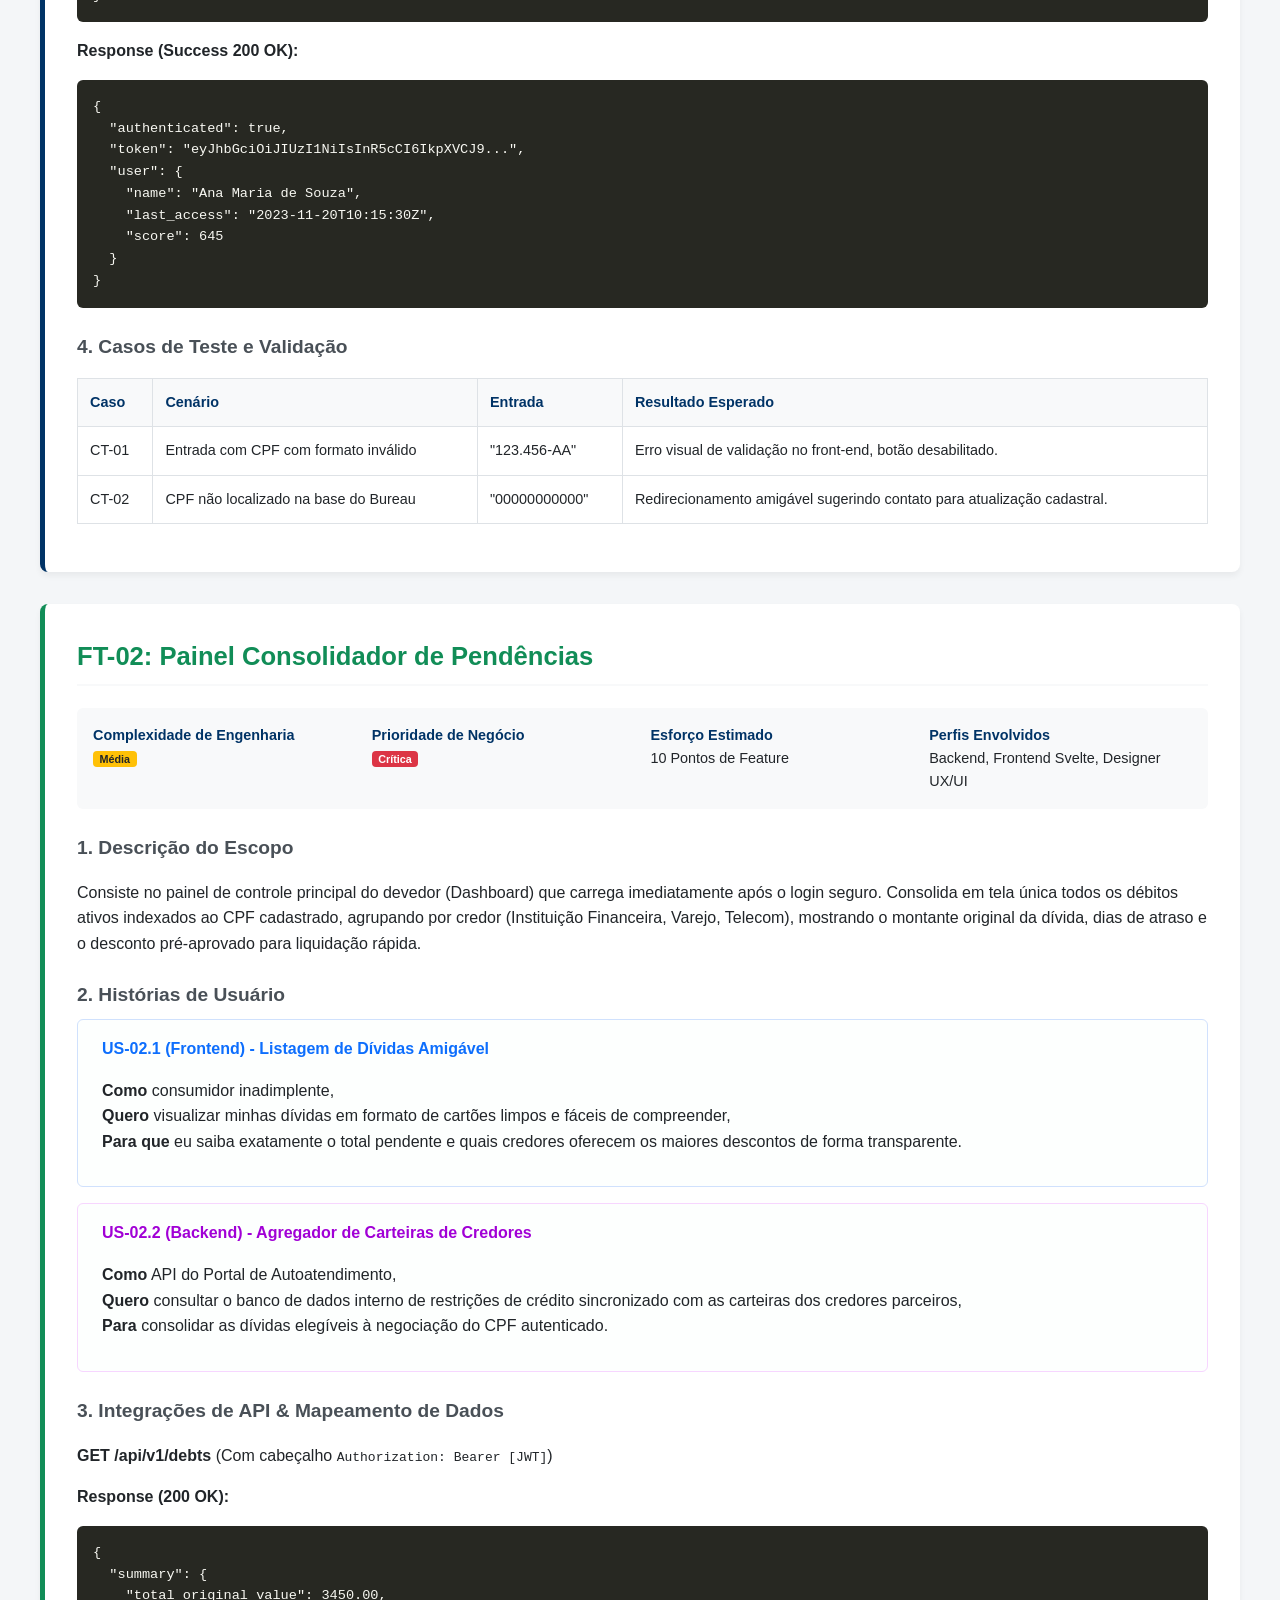
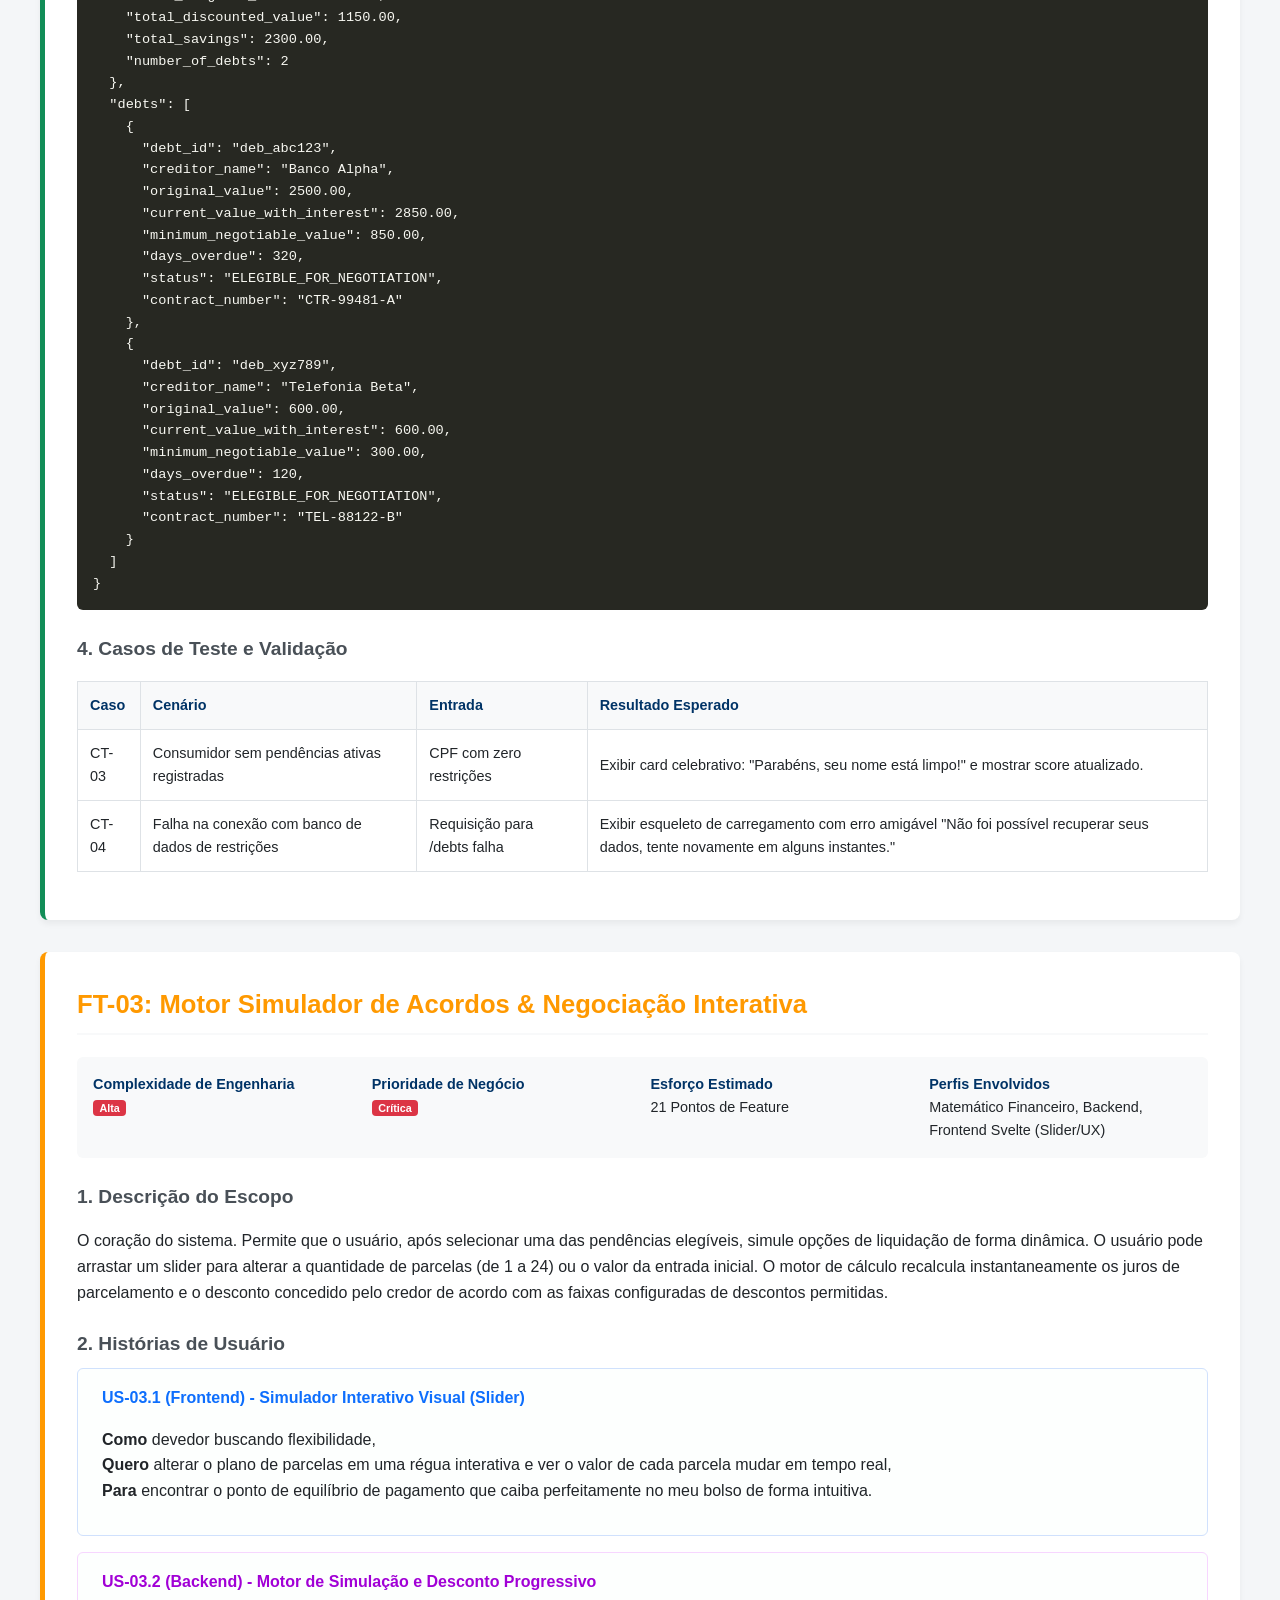
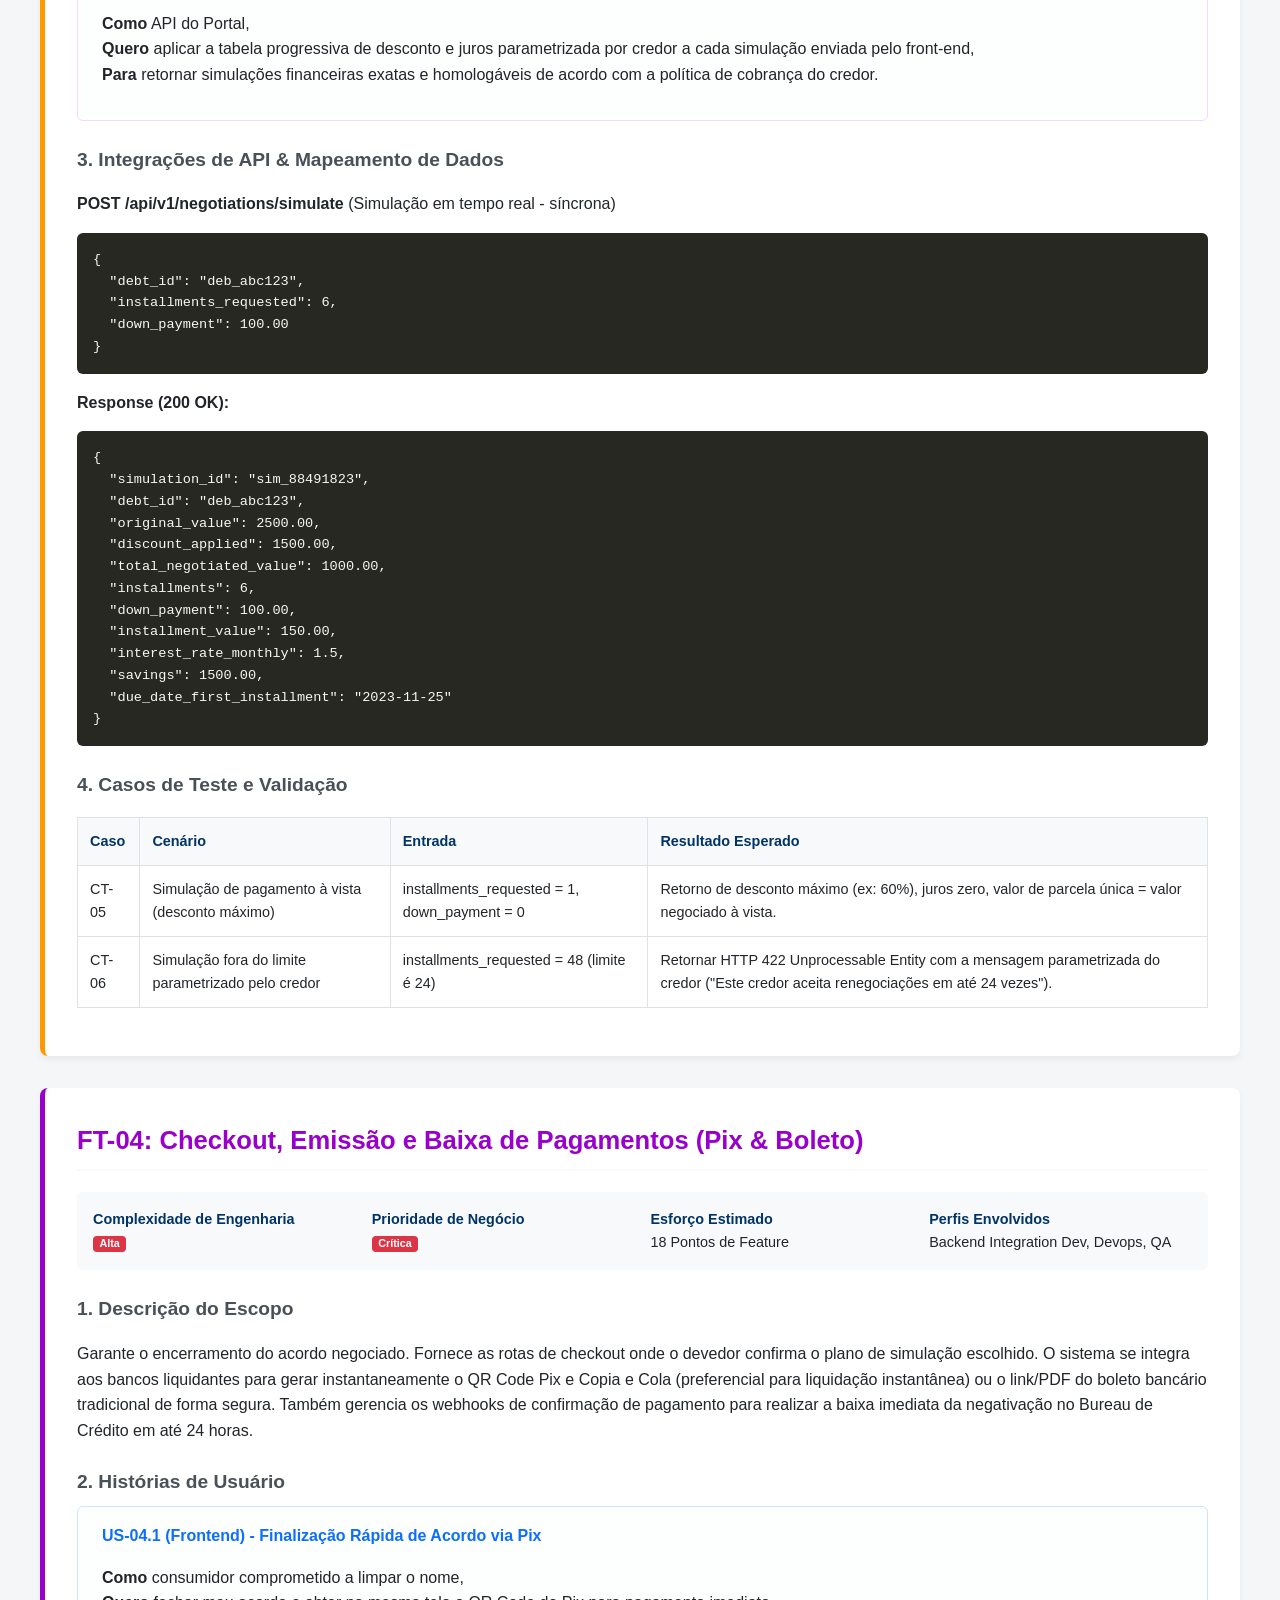
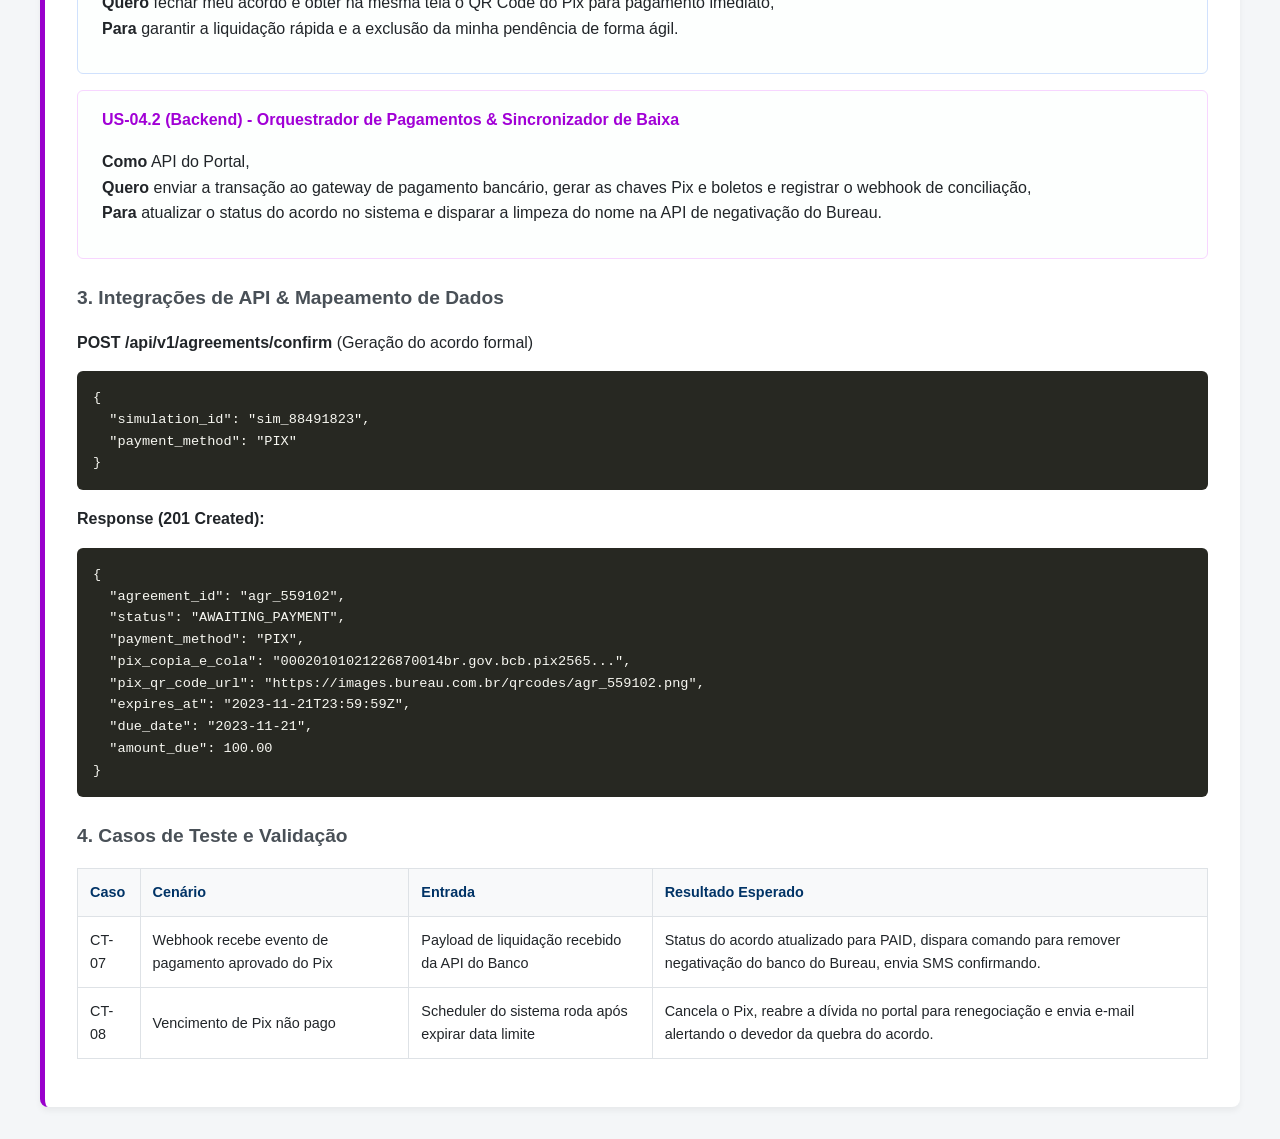
<file: portal_autoatendimento_features.html>
<!DOCTYPE html>
<html lang="pt-BR">
<head>
    <meta charset="UTF-8">
    <meta name="viewport" content="width=device-width, initial-scale=1.0">
    <title>Especificação Técnica de Features - Portal de Autoatendimento</title>
    <style>
        :root {
            --primary: #003366;
            --secondary: #118d57;
            --dark: #212529;
            --light: #f8f9fa;
            --border: #dee2e6;
            --success-bg: #d4edda;
            --success-color: #155724;
            --info-bg: #e2f0d9;
            --info-color: #385723;
        }
        body {
            font-family: -apple-system, BlinkMacSystemFont, "Segoe UI", Roboto, "Helvetica Neue", Arial, sans-serif;
            line-height: 1.6;
            color: var(--dark);
            margin: 0;
            padding: 0;
            background-color: #f4f6f8;
        }
        header {
            background-color: var(--primary);
            color: white;
            padding: 2.5rem 2rem;
            text-align: center;
            border-bottom: 5px solid var(--secondary);
        }
        header h1 {
            margin: 0;
            font-size: 2.2rem;
            font-weight: 700;
        }
        header p {
            margin: 0.5rem 0 0 0;
            font-size: 1.1rem;
            opacity: 0.9;
        }
        .container {
            max-width: 1200px;
            margin: 2rem auto;
            padding: 0 1.5rem;
        }
        .card {
            background: white;
            border-radius: 8px;
            box-shadow: 0 4px 6px rgba(0,0,0,0.05);
            padding: 2rem;
            margin-bottom: 2rem;
            border-left: 5px solid var(--primary);
        }
        .card.feature-2 { border-left-color: var(--secondary); }
        .card.feature-3 { border-left-color: #ff9900; }
        .card.feature-4 { border-left-color: #9900cc; }
        
        h2 {
            color: var(--primary);
            margin-top: 0;
            font-size: 1.6rem;
            border-bottom: 2px solid var(--light);
            padding-bottom: 0.5rem;
        }
        .card.feature-2 h2 { color: var(--secondary); }
        .card.feature-3 h2 { color: #ff9900; }
        .card.feature-4 h2 { color: #9900cc; }

        h3 {
            color: #495057;
            font-size: 1.2rem;
            margin-top: 1.5rem;
            margin-bottom: 0.5rem;
        }
        .meta-grid {
            display: grid;
            grid-template-columns: repeat(auto-fit, minmax(200px, 1fr));
            gap: 1rem;
            margin-bottom: 1.5rem;
            background: var(--light);
            padding: 1rem;
            border-radius: 6px;
        }
        .meta-item {
            font-size: 0.9rem;
        }
        .meta-item strong {
            color: var(--primary);
            display: block;
        }
        .us-box {
            background-color: #fdfffe;
            border: 1px solid #d0e1fd;
            border-radius: 6px;
            padding: 1rem 1.5rem;
            margin-bottom: 1rem;
        }
        .us-box.backend {
            border-color: #f7d6ff;
        }
        .us-box h4 {
            margin: 0 0 0.5rem 0;
            font-size: 1rem;
            color: #0d6efd;
        }
        .us-box.backend h4 {
            color: #a100d6;
        }
        .gherkin {
            background: #272822;
            color: #f8f8f2;
            padding: 1rem;
            border-radius: 6px;
            font-family: Consolas, Monaco, monospace;
            font-size: 0.85rem;
            overflow-x: auto;
            margin-top: 0.5rem;
        }
        .gherkin .keyword { color: #f92672; font-weight: bold; }
        .gherkin .string { color: #e6db74; }
        
        table {
            width: 100%;
            border-collapse: collapse;
            margin: 1rem 0;
            font-size: 0.9rem;
        }
        table th, table td {
            border: 1px solid var(--border);
            padding: 0.75rem;
            text-align: left;
        }
        table th {
            background-color: var(--light);
            color: var(--primary);
        }
        .badge {
            display: inline-block;
            padding: 0.25em 0.6em;
            font-size: 75%;
            font-weight: 700;
            line-height: 1;
            text-align: center;
            white-space: nowrap;
            vertical-align: baseline;
            border-radius: 0.25rem;
            color: white;
        }
        .badge-high { background-color: #dc3545; }
        .badge-medium { background-color: #ffc107; color: #212529; }
        .badge-low { background-color: #28a745; }
        
        pre {
            background: #272822;
            color: #f8f8f2;
            padding: 1rem;
            border-radius: 6px;
            font-family: Consolas, Monaco, monospace;
            font-size: 0.85rem;
            overflow-x: auto;
        }
    </style>
</head>
<body>

    <header>
        <h1>Decomposição de Épico em Features de Solução</h1>
        <p>Portal de Autoatendimento de Negociação de Dívidas (Greenfield) - Bureau de Crédito</p>
    </header>

    <div class="container">

        <!-- FEATURE 1 -->
        <div class="card">
            <h2>FT-01: Autenticação Segura & Verificação Cadastral</h2>
            
            <div class="meta-grid">
                <div class="meta-item">
                    <strong>Complexidade de Engenharia</strong>
                    <span class="badge badge-medium">Média</span>
                </div>
                <div class="meta-item">
                    <strong>Prioridade de Negócio</strong>
                    <span class="badge badge-high">Crítica (Blocker)</span>
                </div>
                <div class="meta-item">
                    <strong>Esforço Estimado</strong>
                    13 Pontos de Feature
                </div>
                <div class="meta-item">
                    <strong>Perfis Envolvidos</strong>
                    SecOps, Backend, Frontend Svelte
                </div>
            </div>

            <h3>1. Descrição do Escopo</h3>
            <p>Esta feature engloba todo o fluxo inicial de identificação, cadastro e autenticação de segurança do consumidor no portal. Por tratar de dados protegidos pelo sigilo bancário e LGPD, exige validação em duas etapas (2FA via SMS/E-mail) e verificação cadastral contra o banco de dados oficial do Bureau de Crédito (score/dados pessoais).</p>

            <h3>2. Histórias de Usuário</h3>
            
            <div class="us-box">
                <h4>US-01.1 (Frontend) - Login Descomplicado por CPF</h4>
                <p><strong>Como</strong> consumidor inadimplente,<br>
                <strong>Quero</strong> informar meu CPF e receber um código de validação rápida via SMS/E-mail,<br>
                <strong>Para que</strong> eu possa acessar minhas dívidas sem precisar decorar senhas complexas.</p>
                
                <div class="gherkin">
                    <span class="keyword">Cenário:</span> Login bem-sucedido com envio de OTP (One-Time Password)<br>
                    <span class="keyword">Dado</span> que estou na tela de login do Portal de Autoatendimento<br>
                    <span class="keyword">Quando</span> digito um CPF válido cadastrado no Bureau de Crédito<br>
                    <span class="keyword">E</span> clico em "Receber Código de Acesso"<br>
                    <span class="keyword">Então</span> o sistema deve enviar um SMS/E-mail com código de 6 dígitos e exibir a tela de inserção do OTP.
                </div>
            </div>

            <div class="us-box backend">
                <h4>US-01.2 (Backend) - Motor de Validação OTP e JWT</h4>
                <p><strong>Como</strong> API do Portal de Autoatendimento,<br>
                <strong>Quero</strong> validar o código de acesso temporário enviado ao usuário e retornar um token de sessão criptografado (JWT),<br>
                <strong>Para</strong> garantir a segurança dos dados financeiros e impedir acessos não autorizados.</p>
                
                <div class="gherkin">
                    <span class="keyword">Cenário:</span> Validação de OTP incorreta<br>
                    <span class="keyword">Dado</span> que o usuário recebeu o código OTP para o login<br>
                    <span class="keyword">Quando</span> ele enviar um código que não coincide com o gerado ou expirado (tempo > 5 min)<br>
                    <span class="keyword">Então</span> a API deve retornar um erro HTTP 401 (Unauthorized) e bloquear novas tentativas após 3 erros consecutivos.
                </div>
            </div>

            <h3>3. Integrações de API & Mapeamento de Dados</h3>
            <p><strong>POST /api/v1/auth/login-request</strong> (Frontend -> Backend)</p>
            <pre>{
  "cpf": "12345678901",
  "channel": "sms"
}</pre>
            <p><strong>POST /api/v1/auth/verify-otp</strong> (Frontend -> Backend)</p>
            <pre>{
  "cpf": "12345678901",
  "otp_code": "482015"
}</pre>
            <p><strong>Response (Success 200 OK):</strong></p>
            <pre>{
  "authenticated": true,
  "token": "eyJhbGciOiJIUzI1NiIsInR5cCI6IkpXVCJ9...",
  "user": {
    "name": "Ana Maria de Souza",
    "last_access": "2023-11-20T10:15:30Z",
    "score": 645
  }
}</pre>

            <h3>4. Casos de Teste e Validação</h3>
            <table>
                <thead>
                    <tr>
                        <th>Caso</th>
                        <th>Cenário</th>
                        <th>Entrada</th>
                        <th>Resultado Esperado</th>
                    </tr>
                </thead>
                <tbody>
                    <tr>
                        <td>CT-01</td>
                        <td>Entrada com CPF com formato inválido</td>
                        <td>"123.456-AA"</td>
                        <td>Erro visual de validação no front-end, botão desabilitado.</td>
                    </tr>
                    <tr>
                        <td>CT-02</td>
                        <td>CPF não localizado na base do Bureau</td>
                        <td>"00000000000"</td>
                        <td>Redirecionamento amigável sugerindo contato para atualização cadastral.</td>
                    </tr>
                </tbody>
            </table>
        </div>

        <!-- FEATURE 2 -->
        <div class="card feature-2">
            <h2>FT-02: Painel Consolidador de Pendências</h2>
            
            <div class="meta-grid">
                <div class="meta-item">
                    <strong>Complexidade de Engenharia</strong>
                    <span class="badge badge-medium">Média</span>
                </div>
                <div class="meta-item">
                    <strong>Prioridade de Negócio</strong>
                    <span class="badge badge-high">Crítica</span>
                </div>
                <div class="meta-item">
                    <strong>Esforço Estimado</strong>
                    10 Pontos de Feature
                </div>
                <div class="meta-item">
                    <strong>Perfis Envolvidos</strong>
                    Backend, Frontend Svelte, Designer UX/UI
                </div>
            </div>

            <h3>1. Descrição do Escopo</h3>
            <p>Consiste no painel de controle principal do devedor (Dashboard) que carrega imediatamente após o login seguro. Consolida em tela única todos os débitos ativos indexados ao CPF cadastrado, agrupando por credor (Instituição Financeira, Varejo, Telecom), mostrando o montante original da dívida, dias de atraso e o desconto pré-aprovado para liquidação rápida.</p>

            <h3>2. Histórias de Usuário</h3>
            
            <div class="us-box">
                <h4>US-02.1 (Frontend) - Listagem de Dívidas Amigável</h4>
                <p><strong>Como</strong> consumidor inadimplente,<br>
                <strong>Quero</strong> visualizar minhas dívidas em formato de cartões limpos e fáceis de compreender,<br>
                <strong>Para que</strong> eu saiba exatamente o total pendente e quais credores oferecem os maiores descontos de forma transparente.</p>
            </div>

            <div class="us-box backend">
                <h4>US-02.2 (Backend) - Agregador de Carteiras de Credores</h4>
                <p><strong>Como</strong> API do Portal de Autoatendimento,<br>
                <strong>Quero</strong> consultar o banco de dados interno de restrições de crédito sincronizado com as carteiras dos credores parceiros,<br>
                <strong>Para</strong> consolidar as dívidas elegíveis à negociação do CPF autenticado.</p>
            </div>

            <h3>3. Integrações de API & Mapeamento de Dados</h3>
            <p><strong>GET /api/v1/debts</strong> (Com cabeçalho <code>Authorization: Bearer [JWT]</code>)</p>
            <p><strong>Response (200 OK):</strong></p>
            <pre>{
  "summary": {
    "total_original_value": 3450.00,
    "total_discounted_value": 1150.00,
    "total_savings": 2300.00,
    "number_of_debts": 2
  },
  "debts": [
    {
      "debt_id": "deb_abc123",
      "creditor_name": "Banco Alpha",
      "original_value": 2500.00,
      "current_value_with_interest": 2850.00,
      "minimum_negotiable_value": 850.00,
      "days_overdue": 320,
      "status": "ELEGIBLE_FOR_NEGOTIATION",
      "contract_number": "CTR-99481-A"
    },
    {
      "debt_id": "deb_xyz789",
      "creditor_name": "Telefonia Beta",
      "original_value": 600.00,
      "current_value_with_interest": 600.00,
      "minimum_negotiable_value": 300.00,
      "days_overdue": 120,
      "status": "ELEGIBLE_FOR_NEGOTIATION",
      "contract_number": "TEL-88122-B"
    }
  ]
}</pre>

            <h3>4. Casos de Teste e Validação</h3>
            <table>
                <thead>
                    <tr>
                        <th>Caso</th>
                        <th>Cenário</th>
                        <th>Entrada</th>
                        <th>Resultado Esperado</th>
                    </tr>
                </thead>
                <tbody>
                    <tr>
                        <td>CT-03</td>
                        <td>Consumidor sem pendências ativas registradas</td>
                        <td>CPF com zero restrições</td>
                        <td>Exibir card celebrativo: "Parabéns, seu nome está limpo!" e mostrar score atualizado.</td>
                    </tr>
                    <tr>
                        <td>CT-04</td>
                        <td>Falha na conexão com banco de dados de restrições</td>
                        <td>Requisição para /debts falha</td>
                        <td>Exibir esqueleto de carregamento com erro amigável "Não foi possível recuperar seus dados, tente novamente em alguns instantes."</td>
                    </tr>
                </tbody>
            </table>
        </div>

        <!-- FEATURE 3 -->
        <div class="card feature-3">
            <h2>FT-03: Motor Simulador de Acordos & Negociação Interativa</h2>
            
            <div class="meta-grid">
                <div class="meta-item">
                    <strong>Complexidade de Engenharia</strong>
                    <span class="badge badge-high">Alta</span>
                </div>
                <div class="meta-item">
                    <strong>Prioridade de Negócio</strong>
                    <span class="badge badge-high">Crítica</span>
                </div>
                <div class="meta-item">
                    <strong>Esforço Estimado</strong>
                    21 Pontos de Feature
                </div>
                <div class="meta-item">
                    <strong>Perfis Envolvidos</strong>
                    Matemático Financeiro, Backend, Frontend Svelte (Slider/UX)
                </div>
            </div>

            <h3>1. Descrição do Escopo</h3>
            <p>O coração do sistema. Permite que o usuário, após selecionar uma das pendências elegíveis, simule opções de liquidação de forma dinâmica. O usuário pode arrastar um slider para alterar a quantidade de parcelas (de 1 a 24) ou o valor da entrada inicial. O motor de cálculo recalcula instantaneamente os juros de parcelamento e o desconto concedido pelo credor de acordo com as faixas configuradas de descontos permitidas.</p>

            <h3>2. Histórias de Usuário</h3>
            
            <div class="us-box">
                <h4>US-03.1 (Frontend) - Simulador Interativo Visual (Slider)</h4>
                <p><strong>Como</strong> devedor buscando flexibilidade,<br>
                <strong>Quero</strong> alterar o plano de parcelas em uma régua interativa e ver o valor de cada parcela mudar em tempo real,<br>
                <strong>Para</strong> encontrar o ponto de equilíbrio de pagamento que caiba perfeitamente no meu bolso de forma intuitiva.</p>
            </div>

            <div class="us-box backend">
                <h4>US-03.2 (Backend) - Motor de Simulação e Desconto Progressivo</h4>
                <p><strong>Como</strong> API do Portal,<br>
                <strong>Quero</strong> aplicar a tabela progressiva de desconto e juros parametrizada por credor a cada simulação enviada pelo front-end,<br>
                <strong>Para</strong> retornar simulações financeiras exatas e homologáveis de acordo com a política de cobrança do credor.</p>
            </div>

            <h3>3. Integrações de API & Mapeamento de Dados</h3>
            <p><strong>POST /api/v1/negotiations/simulate</strong> (Simulação em tempo real - síncrona)</p>
            <pre>{
  "debt_id": "deb_abc123",
  "installments_requested": 6,
  "down_payment": 100.00
}</pre>
            <p><strong>Response (200 OK):</strong></p>
            <pre>{
  "simulation_id": "sim_88491823",
  "debt_id": "deb_abc123",
  "original_value": 2500.00,
  "discount_applied": 1500.00,
  "total_negotiated_value": 1000.00,
  "installments": 6,
  "down_payment": 100.00,
  "installment_value": 150.00,
  "interest_rate_monthly": 1.5,
  "savings": 1500.00,
  "due_date_first_installment": "2023-11-25"
}</pre>

            <h3>4. Casos de Teste e Validação</h3>
            <table>
                <thead>
                    <tr>
                        <th>Caso</th>
                        <th>Cenário</th>
                        <th>Entrada</th>
                        <th>Resultado Esperado</th>
                    </tr>
                </thead>
                <tbody>
                    <tr>
                        <td>CT-05</td>
                        <td>Simulação de pagamento à vista (desconto máximo)</td>
                        <td>installments_requested = 1, down_payment = 0</td>
                        <td>Retorno de desconto máximo (ex: 60%), juros zero, valor de parcela única = valor negociado à vista.</td>
                    </tr>
                    <tr>
                        <td>CT-06</td>
                        <td>Simulação fora do limite parametrizado pelo credor</td>
                        <td>installments_requested = 48 (limite é 24)</td>
                        <td>Retornar HTTP 422 Unprocessable Entity com a mensagem parametrizada do credor ("Este credor aceita renegociações em até 24 vezes").</td>
                    </tr>
                </tbody>
            </table>
        </div>

        <!-- FEATURE 4 -->
        <div class="card feature-4">
            <h2>FT-04: Checkout, Emissão e Baixa de Pagamentos (Pix & Boleto)</h2>
            
            <div class="meta-grid">
                <div class="meta-item">
                    <strong>Complexidade de Engenharia</strong>
                    <span class="badge badge-high">Alta</span>
                </div>
                <div class="meta-item">
                    <strong>Prioridade de Negócio</strong>
                    <span class="badge badge-high">Crítica</span>
                </div>
                <div class="meta-item">
                    <strong>Esforço Estimado</strong>
                    18 Pontos de Feature
                </div>
                <div class="meta-item">
                    <strong>Perfis Envolvidos</strong>
                    Backend Integration Dev, Devops, QA
                </div>
            </div>

            <h3>1. Descrição do Escopo</h3>
            <p>Garante o encerramento do acordo negociado. Fornece as rotas de checkout onde o devedor confirma o plano de simulação escolhido. O sistema se integra aos bancos liquidantes para gerar instantaneamente o QR Code Pix e Copia e Cola (preferencial para liquidação instantânea) ou o link/PDF do boleto bancário tradicional de forma segura. Também gerencia os webhooks de confirmação de pagamento para realizar a baixa imediata da negativação no Bureau de Crédito em até 24 horas.</p>

            <h3>2. Histórias de Usuário</h3>
            
            <div class="us-box">
                <h4>US-04.1 (Frontend) - Finalização Rápida de Acordo via Pix</h4>
                <p><strong>Como</strong> consumidor comprometido a limpar o nome,<br>
                <strong>Quero</strong> fechar meu acordo e obter na mesma tela o QR Code do Pix para pagamento imediato,<br>
                <strong>Para</strong> garantir a liquidação rápida e a exclusão da minha pendência de forma ágil.</p>
            </div>

            <div class="us-box backend">
                <h4>US-04.2 (Backend) - Orquestrador de Pagamentos & Sincronizador de Baixa</h4>
                <p><strong>Como</strong> API do Portal,<br>
                <strong>Quero</strong> enviar a transação ao gateway de pagamento bancário, gerar as chaves Pix e boletos e registrar o webhook de conciliação,<br>
                <strong>Para</strong> atualizar o status do acordo no sistema e disparar a limpeza do nome na API de negativação do Bureau.</p>
            </div>

            <h3>3. Integrações de API & Mapeamento de Dados</h3>
            <p><strong>POST /api/v1/agreements/confirm</strong> (Geração do acordo formal)</p>
            <pre>{
  "simulation_id": "sim_88491823",
  "payment_method": "PIX"
}</pre>
            <p><strong>Response (201 Created):</strong></p>
            <pre>{
  "agreement_id": "agr_559102",
  "status": "AWAITING_PAYMENT",
  "payment_method": "PIX",
  "pix_copia_e_cola": "00020101021226870014br.gov.bcb.pix2565...",
  "pix_qr_code_url": "https://images.bureau.com.br/qrcodes/agr_559102.png",
  "expires_at": "2023-11-21T23:59:59Z",
  "due_date": "2023-11-21",
  "amount_due": 100.00
}</pre>

            <h3>4. Casos de Teste e Validação</h3>
            <table>
                <thead>
                    <tr>
                        <th>Caso</th>
                        <th>Cenário</th>
                        <th>Entrada</th>
                        <th>Resultado Esperado</th>
                    </tr>
                </thead>
                <tbody>
                    <tr>
                        <td>CT-07</td>
                        <td>Webhook recebe evento de pagamento aprovado do Pix</td>
                        <td>Payload de liquidação recebido da API do Banco</td>
                        <td>Status do acordo atualizado para PAID, dispara comando para remover negativação do banco do Bureau, envia SMS confirmando.</td>
                    </tr>
                    <tr>
                        <td>CT-08</td>
                        <td>Vencimento de Pix não pago</td>
                        <td>Scheduler do sistema roda após expirar data limite</td>
                        <td>Cancela o Pix, reabre a dívida no portal para renegociação e envia e-mail alertando o devedor da quebra do acordo.</td>
                    </tr>
                </tbody>
            </table>
        </div>

    </div>

</body>
</html>
</file>
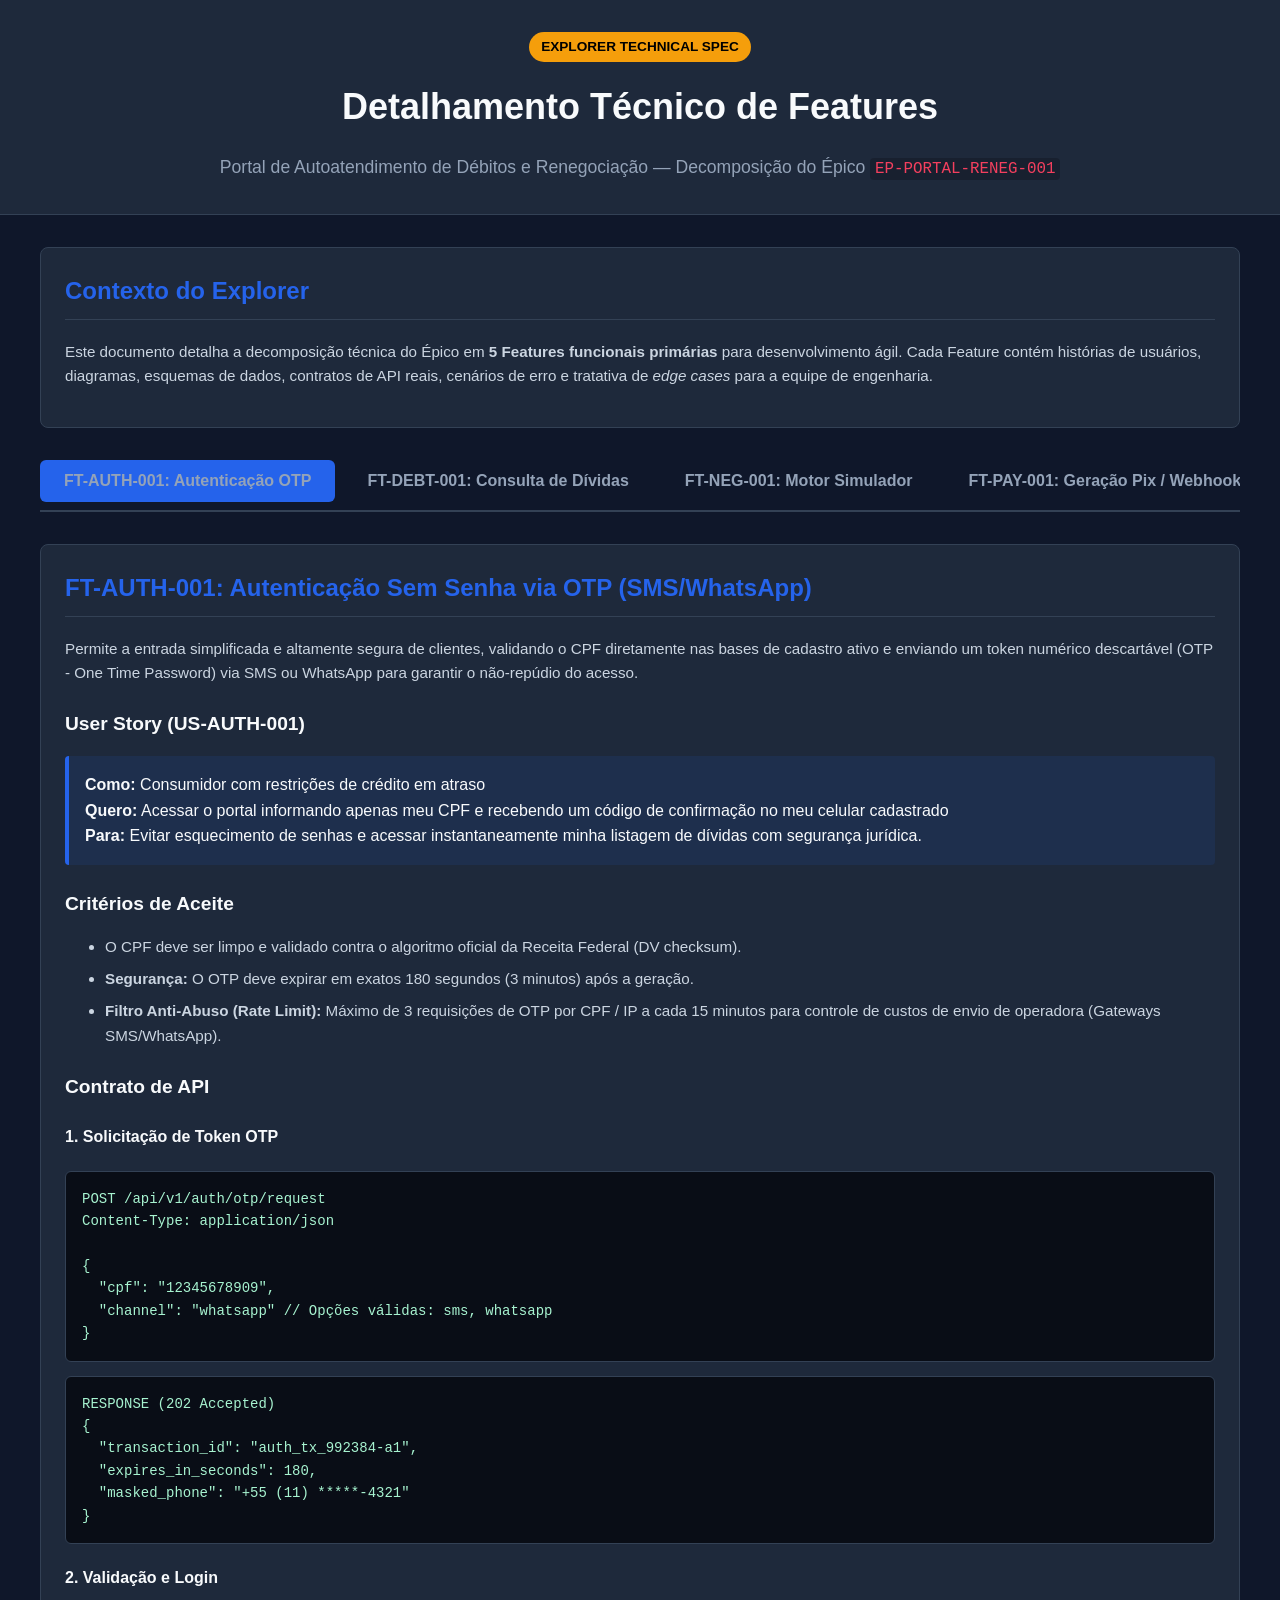
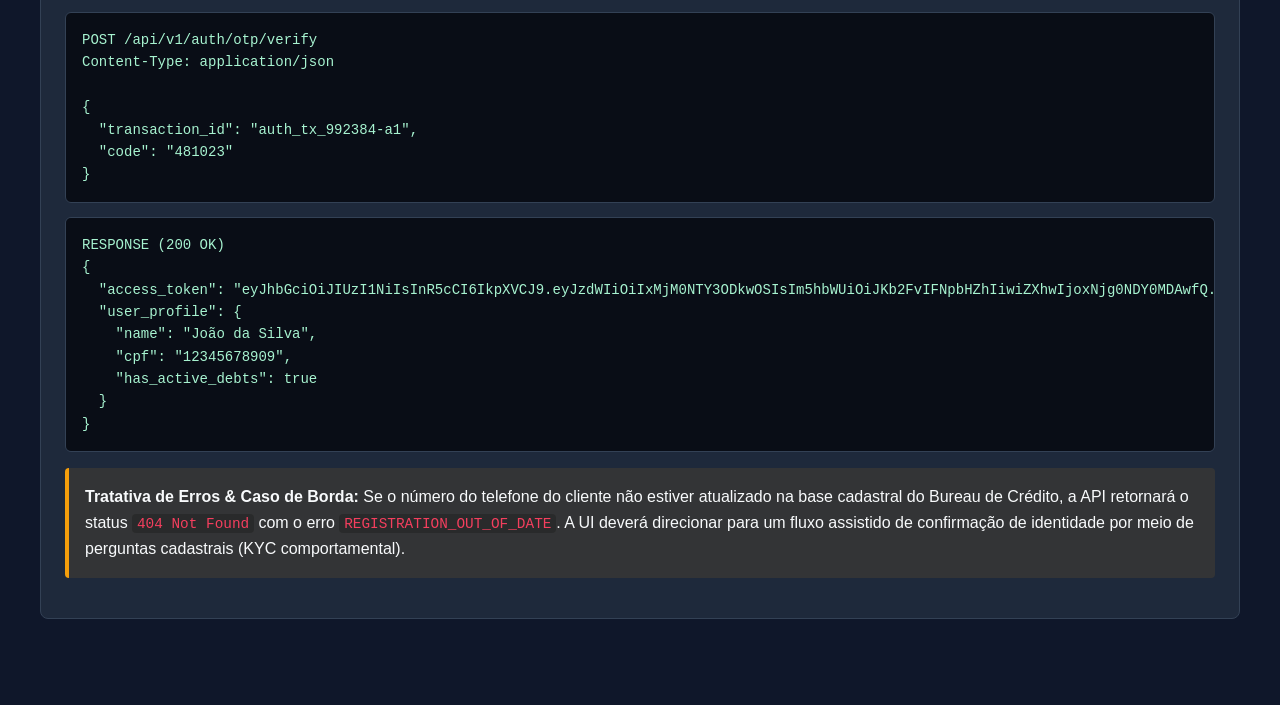
<file: _bmad/features/AUTOATENDIMENTO_Features_Portal_Negociacao.html>
<!DOCTYPE html>
<html lang="pt-BR">
<head>
    <meta charset="UTF-8">
    <meta name="viewport" content="width=device-width, initial-scale=1.0">
    <title>Especificação de Features — Portal de Autoatendimento de Débitos</title>
    <style>
        :root {
            --primary: #2563eb;
            --primary-dark: #1d4ed8;
            --secondary: #10b981;
            --bg-dark: #0f172a;
            --bg-card: #1e293b;
            --text-main: #f8fafc;
            --text-muted: #94a3b8;
            --border: #334155;
            --accent: #f59e0b;
        }

        body {
            font-family: -apple-system, BlinkMacSystemFont, "Segoe UI", Roboto, "Helvetica Neue", Arial, sans-serif;
            background-color: var(--bg-dark);
            color: var(--text-main);
            margin: 0;
            padding: 0;
            line-height: 1.6;
        }

        header {
            background-color: var(--bg-card);
            border-bottom: 1px solid var(--border);
            padding: 2rem 1.5rem;
            text-align: center;
        }

        .container {
            max-width: 1200px;
            margin: 2rem auto;
            padding: 0 1.5rem;
        }

        .badge {
            background-color: var(--accent);
            color: #000;
            font-weight: bold;
            padding: 0.25rem 0.75rem;
            border-radius: 9999px;
            font-size: 0.85rem;
            display: inline-block;
            margin-bottom: 0.5rem;
        }

        h1 {
            font-size: 2.25rem;
            margin: 0.5rem 0;
            color: var(--text-main);
        }

        .subtitle {
            color: var(--text-muted);
            font-size: 1.1rem;
            margin-bottom: 0;
        }

        .tab-container {
            margin-top: 2rem;
        }

        .tabs {
            display: flex;
            gap: 0.5rem;
            border-bottom: 2px solid var(--border);
            padding-bottom: 0.5rem;
            overflow-x: auto;
        }

        .tab-btn {
            background: none;
            border: none;
            color: var(--text-muted);
            padding: 0.75rem 1.5rem;
            font-size: 1rem;
            font-weight: 600;
            cursor: pointer;
            border-radius: 0.375rem;
            transition: all 0.2s;
            white-space: nowrap;
        }

        .tab-btn:hover {
            color: var(--text-main);
            background-color: rgba(255, 255, 255, 0.05);
        }

        .tab-btn.active {
            color: #white;
            background-color: var(--primary);
        }

        .tab-content {
            display: none;
            padding: 2rem 0;
        }

        .tab-content.active {
            display: block;
        }

        .card {
            background-color: var(--bg-card);
            border: 1px solid var(--border);
            border-radius: 0.5rem;
            padding: 1.5rem;
            margin-bottom: 1.5rem;
        }

        h2 {
            font-size: 1.5rem;
            color: var(--primary);
            margin-top: 0;
            border-bottom: 1px solid var(--border);
            padding-bottom: 0.5rem;
        }

        h3 {
            font-size: 1.2rem;
            color: var(--text-main);
            margin-top: 1.5rem;
            margin-bottom: 0.5rem;
        }

        p, ul, ol {
            color: #cbd5e1;
            font-size: 0.95rem;
        }

        li {
            margin-bottom: 0.5rem;
        }

        pre {
            background-color: #090d16;
            border: 1px solid var(--border);
            border-radius: 0.375rem;
            padding: 1rem;
            overflow-x: auto;
            color: #a7f3d0;
            font-family: ui-monospace, SFMono-Regular, Menlo, Monaco, Consolas, monospace;
            font-size: 0.875rem;
        }

        code {
            color: #f43f5e;
            font-family: ui-monospace, SFMono-Regular, Menlo, Monaco, Consolas, monospace;
            font-size: 0.9em;
            background-color: rgba(0, 0, 0, 0.2);
            padding: 0.1rem 0.3rem;
            border-radius: 0.25rem;
        }

        table {
            width: 100%;
            border-collapse: collapse;
            margin-top: 1rem;
            font-size: 0.9rem;
        }

        th, td {
            border: 1px solid var(--border);
            padding: 0.75rem;
            text-align: left;
        }

        th {
            background-color: #1e293b;
            color: var(--text-main);
        }

        tr:nth-child(even) {
            background-color: rgba(255, 255, 255, 0.02);
        }

        .highlight-box {
            background-color: rgba(37, 99, 235, 0.1);
            border-left: 4px solid var(--primary);
            padding: 1rem;
            border-radius: 0.25rem;
            margin: 1rem 0;
        }

        .edge-case-box {
            background-color: rgba(245, 158, 11, 0.1);
            border-left: 4px solid var(--accent);
            padding: 1rem;
            border-radius: 0.25rem;
            margin: 1rem 0;
        }

        .btn {
            background-color: var(--primary);
            color: #fff;
            padding: 0.5rem 1rem;
            border: none;
            border-radius: 0.375rem;
            cursor: pointer;
            text-decoration: none;
            display: inline-block;
            font-size: 0.9rem;
            font-weight: 600;
        }

        .btn:hover {
            background-color: var(--primary-dark);
        }
    </style>
</head>
<body>

    <header>
        <span class="badge">EXPLORER TECHNICAL SPEC</span>
        <h1>Detalhamento Técnico de Features</h1>
        <p class="subtitle">Portal de Autoatendimento de Débitos e Renegociação — Decomposição do Épico <code>EP-PORTAL-RENEG-001</code></p>
    </header>

    <div class="container">
        
        <div class="card">
            <h2>Contexto do Explorer</h2>
            <p>Este documento detalha a decomposição técnica do Épico em <strong>5 Features funcionais primárias</strong> para desenvolvimento ágil. Cada Feature contém histórias de usuários, diagramas, esquemas de dados, contratos de API reais, cenários de erro e tratativa de <em>edge cases</em> para a equipe de engenharia.</p>
        </div>

        <div class="tab-container">
            <div class="tabs">
                <button class="tab-btn active" onclick="openTab(event, 'auth')">FT-AUTH-001: Autenticação OTP</button>
                <button class="tab-btn" onclick="openTab(event, 'debts')">FT-DEBT-001: Consulta de Dívidas</button>
                <button class="tab-btn" onclick="openTab(event, 'neg')">FT-NEG-001: Motor Simulador</button>
                <button class="tab-btn" onclick="openTab(event, 'pay')">FT-PAY-001: Geração Pix / Webhook</button>
                <button class="tab-btn" onclick="openTab(event, 'set')">FT-SET-001: Quitação & PDF</button>
            </div>

            <!-- TAB 1: AUTH -->
            <div id="auth" class="tab-content active">
                <div class="card">
                    <h2>FT-AUTH-001: Autenticação Sem Senha via OTP (SMS/WhatsApp)</h2>
                    <p>Permite a entrada simplificada e altamente segura de clientes, validando o CPF diretamente nas bases de cadastro ativo e enviando um token numérico descartável (OTP - One Time Password) via SMS ou WhatsApp para garantir o não-repúdio do acesso.</p>
                    
                    <h3>User Story (US-AUTH-001)</h3>
                    <div class="highlight-box">
                        <strong>Como:</strong> Consumidor com restrições de crédito em atraso<br>
                        <strong>Quero:</strong> Acessar o portal informando apenas meu CPF e recebendo um código de confirmação no meu celular cadastrado<br>
                        <strong>Para:</strong> Evitar esquecimento de senhas e acessar instantaneamente minha listagem de dívidas com segurança jurídica.
                    </div>

                    <h3>Critérios de Aceite</h3>
                    <ul>
                        <li>O CPF deve ser limpo e validado contra o algoritmo oficial da Receita Federal (DV checksum).</li>
                        <li><strong>Segurança:</strong> O OTP deve expirar em exatos 180 segundos (3 minutos) após a geração.</li>
                        <li><strong>Filtro Anti-Abuso (Rate Limit):</strong> Máximo de 3 requisições de OTP por CPF / IP a cada 15 minutos para controle de custos de envio de operadora (Gateways SMS/WhatsApp).</li>
                    </ul>

                    <h3>Contrato de API</h3>
                    <h4>1. Solicitação de Token OTP</h4>
                    <pre>POST /api/v1/auth/otp/request
Content-Type: application/json

{
  "cpf": "12345678909",
  "channel": "whatsapp" // Opções válidas: sms, whatsapp
}</pre>
                    <pre>RESPONSE (202 Accepted)
{
  "transaction_id": "auth_tx_992384-a1",
  "expires_in_seconds": 180,
  "masked_phone": "+55 (11) *****-4321"
}</pre>

                    <h4>2. Validação e Login</h4>
                    <pre>POST /api/v1/auth/otp/verify
Content-Type: application/json

{
  "transaction_id": "auth_tx_992384-a1",
  "code": "481023"
}</pre>
                    <pre>RESPONSE (200 OK)
{
  "access_token": "eyJhbGciOiJIUzI1NiIsInR5cCI6IkpXVCJ9.eyJzdWIiOiIxMjM0NTY3ODkwOSIsIm5hbWUiOiJKb2FvIFNpbHZhIiwiZXhwIjoxNjg0NDY0MDAwfQ...",
  "user_profile": {
    "name": "João da Silva",
    "cpf": "12345678909",
    "has_active_debts": true
  }
}</pre>

                    <div class="edge-case-box">
                        <strong>Tratativa de Erros & Caso de Borda:</strong> Se o número do telefone do cliente não estiver atualizado na base cadastral do Bureau de Crédito, a API retornará o status <code>404 Not Found</code> com o erro <code>REGISTRATION_OUT_OF_DATE</code>. A UI deverá direcionar para um fluxo assistido de confirmação de identidade por meio de perguntas cadastrais (KYC comportamental).
                    </div>
                </div>
            </div>

            <!-- TAB 2: DEBTS -->
            <div id="debts" class="tab-content">
                <div class="card">
                    <h2>FT-DEBT-001: Consolidação e Busca de Débitos Ativos</h2>
                    <p>Agrega e exibe em tempo real (SLA inferior a 2 segundos) todas as faturas, empréstimos e títulos vencidos de múltiplos credores parceiros que estão atualmente associados ao CPF autenticado.</p>

                    <h3>User Story (US-DEBT-001)</h3>
                    <div class="highlight-box">
                        <strong>Como:</strong> Consumidor autenticado no portal<br>
                        <strong>Quero:</strong> Visualizar o detalhamento completo dos débitos atrelados ao meu CPF agrupados por credor credenciado<br>
                        <strong>Para:</strong> Ter uma visão de 360 graus do saldo total devedor e priorizar quais dívidas quero negociar.
                    </div>

                    <h3>Métricas Técnicas & Desempenho</h3>
                    <ul>
                        <li><strong>Indexação:</strong> Tabela de pendências deve possuir índice composto por <code>(cpf, status_cobranca, data_vencimento)</code>.</li>
                        <li><strong>Caching:</strong> Resultados de consultas integradas a credores externos devem persistir em Redis por 5 minutos para evitar gargalos em requisições consecutivas.</li>
                    </ul>

                    <h3>Contrato de API</h3>
                    <pre>GET /api/v1/debts
Authorization: Bearer &lt;access_token&gt;</pre>
                    <pre>RESPONSE (200 OK)
{
  "summary": {
    "total_creditors": 2,
    "total_debts": 3,
    "total_original_amount": 3500.00,
    "total_updated_amount": 4250.00
  },
  "items": [
    {
      "debt_id": "deb_00a12",
      "creditor": {
        "name": "Banco Platinum S.A.",
        "cnpj": "12.345.678/0001-90"
      },
      "contract_number": "CONTRATO-88392-A",
      "original_amount": 1500.00,
      "updated_amount": 1750.00,
      "days_past_due": 180,
      "due_date": "2023-08-10"
    },
    {
      "debt_id": "deb_00b45",
      "creditor": {
        "name": "Telecom Conectividade",
        "cnpj": "98.765.432/0001-21"
      },
      "contract_number": "FATURA-2023-10",
      "original_amount": 2000.00,
      "updated_amount": 2500.00,
      "days_past_due": 120,
      "due_date": "2023-10-10"
    }
  ]
}</pre>
                </div>
            </div>

            <!-- TAB 3: NEGOTIATION -->
            <div id="neg" class="tab-content">
                <div class="card">
                    <h2>FT-NEG-001: Motor Parametrizável de Descontos e Parcelamento</h2>
                    <p>O cérebro financeiro da plataforma. Avalia o perfil da dívida e aplica dinamicamente as tabelas de descontos autorizadas por cada credor, gerando simulações customizadas de amortização à vista ou com divisão de parcelas.</p>

                    <h3>Modelo de Dados Simplificado (Tabela de Parâmetros de Credores)</h3>
                    <table>
                        <thead>
                            <tr>
                                <th>Credor ID</th>
                                <th>Desconto Máximo À Vista (%)</th>
                                <th>Desconto Máximo Parcelado (%)</th>
                                <th>Parcelas Máximas (X)</th>
                                <th>Valor Mínimo Parcela (R$)</th>
                                <th>Taxa Juros A.M (%)</th>
                            </tr>
                        </thead>
                        <tbody>
                            <tr>
                                <td>Banco Platinum</td>
                                <td>90%</td>
                                <td>60%</td>
                                <td>36</td>
                                <td>R$ 100,00</td>
                                <td>0.99%</td>
                            </tr>
                            <tr>
                                <td>Telecom Conect</td>
                                <td>95%</td>
                                <td>75%</td>
                                <td>12</td>
                                <td>R$ 50,00</td>
                                <td>0.00% (Sem Juros)</td>
                            </tr>
                        </tbody>
                    </table>

                    <h3>User Story (US-NEG-001)</h3>
                    <div class="highlight-box">
                        <strong>Como:</strong> Consumidor endividado<br>
                        <strong>Quero:</strong> Selecionar um ou mais débitos, escolher o pagamento (à vista ou quantidade de parcelas) e ver o cálculo exato de desconto aplicado<br>
                        <strong>Para:</strong> Encontrar uma parcela mensal que caiba no meu orçamento doméstico.
                    </div>

                    <h3>Contrato de API</h3>
                    <pre>POST /api/v1/negotiations/simulate
Authorization: Bearer &lt;access_token&gt;
Content-Type: application/json

{
  "selected_debts": ["deb_00a12"],
  "payment_method": "installments",
  "installments": 6
}</pre>
                    <pre>RESPONSE (200 OK)
{
  "simulation_id": "sim_8832-bc9",
  "original_amount": 1750.00,
  "discount_percentage": 50.00,
  "discount_amount": 875.00,
  "negotiated_amount": 875.00,
  "installments_count": 6,
  "installment_value": 145.83,
  "due_date_first_installment": "2024-03-10",
  "interest_applied_am": 0.00
}</pre>
                </div>
            </div>

            <!-- TAB 4: PAYMENTS -->
            <div id="pay" class="tab-content">
                <div class="card">
                    <h2>FT-PAY-001: Integração de Cobrança Pix e Webhook de Notificação</h2>
                    <p>Permite a emissão do QR Code dinâmico do Pix e o processamento assíncrono imediato do pagamento, ativando os fluxos automáticos de conciliação interna e das registradoras do bureau.</p>

                    <h3>Fluxo Técnico de Conciliação Pix</h3>
                    <div class="highlight-box">
                        <ol>
                            <li>O Usuário confirma a simulação de acordo ➔ Acordo é salvo com status <code>PENDING_PAYMENT</code>.</li>
                            <li>Sistema chama API do PSP (Banco Parceiro) e recebe String <code>emv_pix</code> e Base64 do QR Code.</li>
                            <li>O Usuário efetua o pagamento no app de seu banco de preferência.</li>
                            <li>O Banco liquida na conta do Bureau e aciona nosso Webhook seguro <code>POST /api/v1/payments/webhook</code>.</li>
                            <li>Nosso webhook altera status para <code>PAID</code> e gera evento na fila de mensagens <code>AcordoLiquidadoEvent</code>.</li>
                        </ol>
                    </div>

                    <h3>Contrato do Webhook de Entrada (PSP para o Portal)</h3>
                    <pre>POST /api/v1/payments/webhook
X-Signature-Auth: a5e36fde90c23984... // Validação HMAC de Segurança

{
  "event_id": "evt_9921827",
  "payment_provider": "PSP_ITA_01",
  "txid": "pix_tx_sim_8832-bc9",
  "status": "APPROVED",
  "amount_paid": 145.83,
  "paid_at": "2024-03-01T14:30:15Z"
}</pre>
                    <pre>RESPONSE (200 OK)
{
  "received": true,
  "processed_at": "2024-03-01T14:30:15.112Z"
}</pre>

                    <div class="edge-case-box">
                        <strong>Prevenção de Falhas (SLA Crítico - 15 Minutos):</strong> Se o webhook falhar por instabilidade temporária do nosso servidor de aplicação, o Gateway do PSP tentará novos envios em política de <em>exponential backoff</em>. Adicionalmente, existirá um job periódico no Redis rodando a cada 3 minutos que varrerá acordos criados nos últimos 20 minutos com status <code>PENDING_PAYMENT</code> e consultará ativamente o status no PSP via polling, garantindo a quitação rápida mesmo sob pane de webhooks.
                    </div>
                </div>
            </div>

            <!-- TAB 5: SETTLEMENT -->
            <div id="set" class="tab-content">
                <div class="card">
                    <h2>FT-SET-001: Geração de Termo de Acordo e Baixa Automática no Bureau</h2>
                    <p>Gera o PDF com valor de certidão jurídica do acordo renegociado, realiza a baixa imediata da anotação negativa no cadastro do Bureau de Crédito e dispara a emissão de comprovantes.</p>

                    <h3>User Story (US-SET-001)</h3>
                    <div class="highlight-box">
                        <strong>Como:</strong> Consumidor adimplente (que acabou de pagar a entrada ou parcela única do Pix)<br>
                        <strong>Quero:</strong> Baixar o PDF oficial assinado digitalmente da quitação do meu débito e ver meu CPF regularizado no cadastro em minutos<br>
                        <strong>Para:</strong> Ter plena segurança jurídica do restabelecimento do meu potencial de crédito de forma instantânea.
                    </div>

                    <h3>Processo Automatizado pós-Pagamento</h3>
                    <ul>
                        <li>Geração do Termo de Acordo em PDF (Template HTML compilado para PDF via biblioteca Puppeteer / Gotenberg).</li>
                        <li>Assinatura com certificado digital ICP-Brasil do Bureau.</li>
                        <li>Disparo de requisição interna assíncrona para a API principal de anotações do Bureau para remover o apontamento do CPF em até 15 minutos (SLA Diferencial de Mercado).</li>
                        <li>Envio do comprovante via WhatsApp e e-mail cadastrado.</li>
                    </ul>

                    <h3>JSON de Notificação de Baixa de Restrição (Mensageria RabbitMQ/Kafka)</h3>
                    <pre>Topic: "credit-bureau.cpf-release"
Payload:
{
  "event_type": "RESTRICTION_REMOVED",
  "cpf": "12345678909",
  "creditor_cnpj": "12.345.678/0001-90",
  "contract_id": "CONTRATO-88392-A",
  "release_timestamp": "2024-03-01T14:31:02Z",
  "source_channel": "SELF_SERVICE_PORTAL"
}</pre>
                </div>
            </div>

        </div>

    </div>

    <script>
        function openTab(evt, tabId) {
            var i, tabcontent, tablinks;
            tabcontent = document.getElementsByClassName("tab-content");
            for (i = 0; i < tabcontent.length; i++) {
                tabcontent[i].classList.remove("active");
            }
            tablinks = document.getElementsByClassName("tab-btn");
            for (i = 0; i < tablinks.length; i++) {
                tablinks[i].classList.remove("active");
            }
            document.getElementById(tabId).classList.add("active");
            evt.currentTarget.classList.add("active");
        }
    </script>
</body>
</html>
</file>
